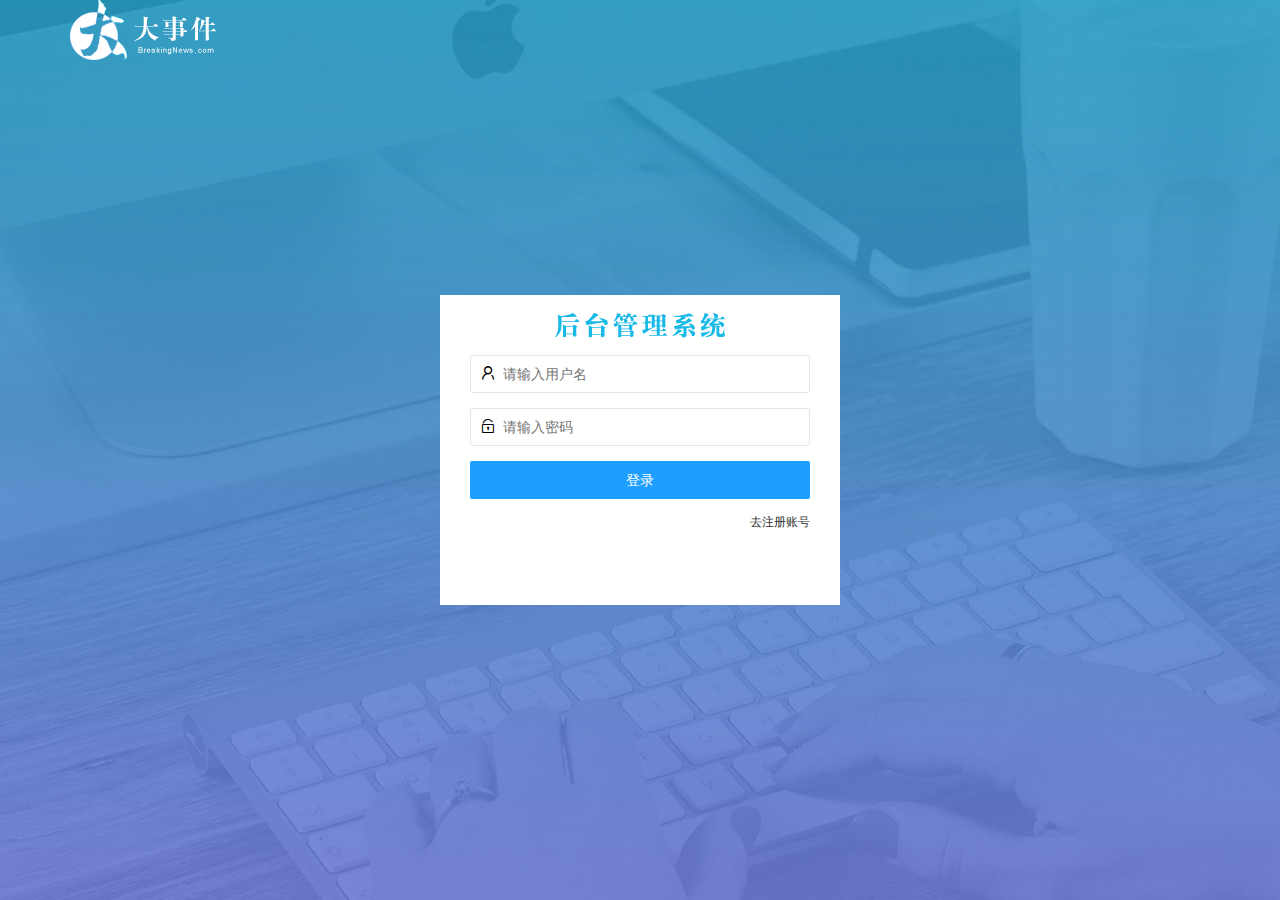
<file: login.html>
<!DOCTYPE html>
<html lang="en">
  <head>
    <meta charset="UTF-8" />
    <meta http-equiv="X-UA-Compatible" content="IE=edge" />
    <meta name="viewport" content="width=device-width, initial-scale=1.0" />
    <title>大事件-登录</title>
    <!-- 导入 LayUI 样式 -->
    <link rel="stylesheet" href="/assets/lib/layui/css/layui.css" />
    <!-- 导入自定义样式 -->
    <link rel="stylesheet" href="/assets/css/login.css" />
  </head>
  <body>
    <!-- 头部 logo 区域 -->
    <div class="layui-main">
      <img src="/assets/images/logo.png" alt="" />
    </div>

    <!-- 登录注册区域 -->
<div class="loginAndRegBox">
    <!-- 登录标题 -->
    <div class="title-box"></div>
  <!-- 登录 -->
<div class="login-box">
    <form class="layui-form" id="form_login">
        
        <!-- 用户名 -->
        <div class="layui-form-item">
            <i class="layui-icon layui-icon-username"></i>
            <input
                   type="text"
                   name="username"
                   required
                   lay-verify="required"
                   placeholder="请输入用户名"
                   autocomplete="off"
                   class="layui-input"
                   />
        </div>
        
        <!-- 密码 -->
        <div class="layui-form-item">
            <i class="layui-icon layui-icon-password"></i>
            <input
                   type="password"
                   name="password"
                   required
                   lay-verify="required"
                   placeholder="请输入密码"
                   autocomplete="off"
                   class="layui-input"
                   />
        </div>
        
        <!-- 登录按钮 -->
        <div class="layui-form-item">
            <!-- 注意：表单提交按钮和普通按钮的区别，就是 lay-submit 属性 -->
            <button class="layui-btn layui-btn-normal layui-btn-fluid" lay-submit >
                登录
            </button>
        </div>
        <div class="layui-form-item link">
            <a href="javascript:;" id="link_reg">去注册账号</a>
        </div>
    </form>
</div>
   <!-- 注册 -->
<div class="reg-box">
    <form class="layui-form" id="form_reg">
        <!-- 用户名 -->
        <div class="layui-form-item">
            <i class="layui-icon layui-icon-username"></i>
            <input
                   type="text"
                   name="username"
                   required
                   lay-verify="required"
                   placeholder="请输入用户名"
                   autocomplete="off"
                   class="layui-input"
                   />
        </div>
        
        <!-- 密码 -->
        <div class="layui-form-item">
            <i class="layui-icon layui-icon-password"></i>
            <input
                   type="password"
                   name="password"
                   required
                   lay-verify="required|pwd"
                   placeholder="请输入密码"
                   autocomplete="off"
                   class="layui-input"
                   />
        </div>
        
        <!-- 确认密码 -->
        <div class="layui-form-item">
            <i class="layui-icon layui-icon-password"></i>
            <input
                   type="password"
                   name="repassword"
                   required
                   lay-verify="required|pwd|repwd"
                   placeholder="再次确认密码"
                   autocomplete="off"
                   class="layui-input"
                   />
        </div>
        
        <!-- 注册按钮 -->
        <div class="layui-form-item">
            <!-- 注意：表单提交按钮和普通按钮的区别，就是 lay-submit 属性 -->
            <button class="layui-btn layui-btn-normal layui-btn-fluid" lay-submit >
                注册
            </button>
        </div>
        <div class="layui-form-item link">
            <a href="javascript:;" id="link_login">去登录</a>
        </div>
    </form>
</div>
</div>
  </body>
  <!-- 引入layui js -->
  <script src="/assets/lib/layui/layui.all.js"></script>
  <!-- 引入jq -->
  <script src="/assets/lib/jquery.js"></script>
  <!-- 引入baseAPI  -->
  <script src="/assets/js/baseAPI1.js"></script>
  <!-- 引入自己的js  -->
  <script src="/assets/js/login1.js"></script>
</html>
</file>
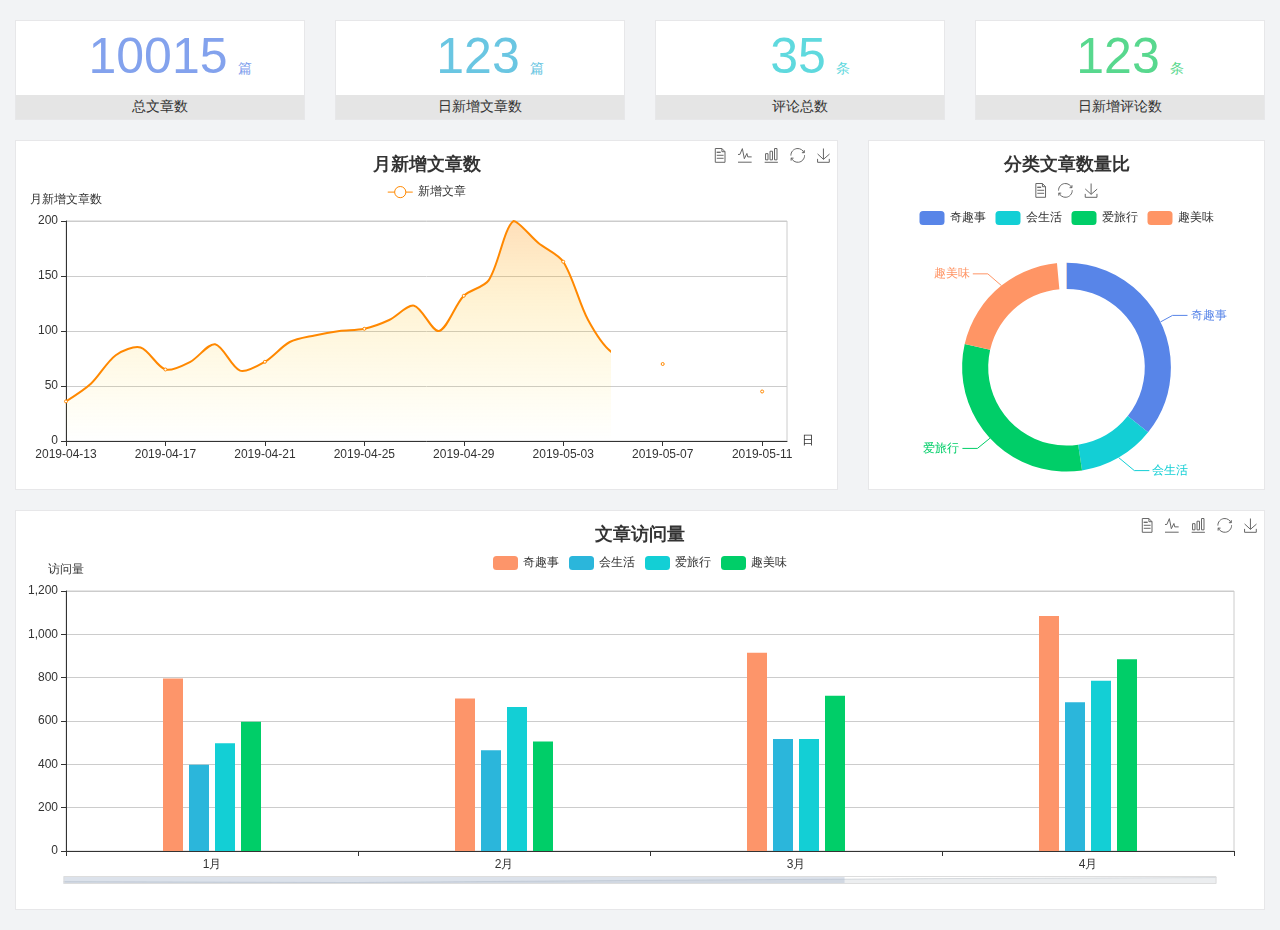
<file: home/dashboard.html>
<!DOCTYPE html>
<html lang="en">

<head>
  <meta charset="UTF-8">
  <meta name="viewport" content="width=device-width, initial-scale=1.0">
  <meta http-equiv="X-UA-Compatible" content="ie=edge">
  <title>图表统计</title>
  <link rel="stylesheet" href="../../assets/lib/bootstrap.css" />
  <link rel="stylesheet" href="../../assets/lib/main.css" />
  <script src="../../assets/lib/jquery.js"></script>
  <script type="text/javascript" src="../../assets/lib/echarts.min.js"></script>
</head>

<body>
  <div class="container-fluid">
    <div class="row spannel_list">
      <div class="col-sm-3 col-xs-6">
        <div class="spannel">
          <em>10015</em><span>篇</span>
          <b>总文章数</b>
        </div>
      </div>
      <div class="col-sm-3 col-xs-6">
        <div class="spannel scolor01">
          <em>123</em><span>篇</span>
          <b>日新增文章数</b>
        </div>
      </div>
      <div class="col-sm-3 col-xs-6">
        <div class="spannel scolor02">
          <em>35</em><span>条</span>
          <b>评论总数</b>
        </div>
      </div>
      <div class="col-sm-3 col-xs-6">
        <div class="spannel scolor03">
          <em>123</em><span>条</span>
          <b>日新增评论数</b>
        </div>
      </div>
    </div>
  </div>

  <div class="container-fluid">
    <div class="row curve-pie">
      <div class="col-lg-8 col-md-8">
        <div class="gragh_pannel" id="curve_show"></div>
      </div>
      <div class="col-lg-4 col-md-4">
        <div class="gragh_pannel" id="pie_show"></div>
      </div>
    </div>
  </div>

  <div class="container-fluid">
    <div class="column_pannel" id="column_show"></div>
  </div>

  <script>
    var oChart = echarts.init(document.getElementById('curve_show'));
    var aList_all = [
      { 'count': 36, 'date': '2019-04-13' },
      { 'count': 52, 'date': '2019-04-14' },
      { 'count': 78, 'date': '2019-04-15' },
      { 'count': 85, 'date': '2019-04-16' },
      { 'count': 65, 'date': '2019-04-17' },
      { 'count': 72, 'date': '2019-04-18' },
      { 'count': 88, 'date': '2019-04-19' },
      { 'count': 64, 'date': '2019-04-20' },
      { 'count': 72, 'date': '2019-04-21' },
      { 'count': 90, 'date': '2019-04-22' },
      { 'count': 96, 'date': '2019-04-23' },
      { 'count': 100, 'date': '2019-04-24' },
      { 'count': 102, 'date': '2019-04-25' },
      { 'count': 110, 'date': '2019-04-26' },
      { 'count': 123, 'date': '2019-04-27' },
      { 'count': 100, 'date': '2019-04-28' },
      { 'count': 132, 'date': '2019-04-29' },
      { 'count': 146, 'date': '2019-04-30' },
      { 'count': 200, 'date': '2019-05-01' },
      { 'count': 180, 'date': '2019-05-02' },
      { 'count': 163, 'date': '2019-05-03' },
      { 'count': 110, 'date': '2019-05-04' },
      { 'count': 80, 'date': '2019-05-05' },
      { 'count': 82, 'date': '2019-05-06' },
      { 'count': 70, 'date': '2019-05-07' },
      { 'count': 65, 'date': '2019-05-08' },
      { 'count': 54, 'date': '2019-05-09' },
      { 'count': 40, 'date': '2019-05-10' },
      { 'count': 45, 'date': '2019-05-11' },
      { 'count': 38, 'date': '2019-05-12' },
    ];

    let aCount = [];
    let aDate = [];

    for (var i = 0; i < aList_all.length; i++) {
      aCount.push(aList_all[i].count);
      aDate.push(aList_all[i].date);
    }

    var chartopt = {
      title: {
        text: '月新增文章数',
        left: 'center',
        top: '10'
      },
      tooltip: {
        trigger: 'axis'
      },
      legend: {
        data: ['新增文章'],
        top: '40'
      },
      toolbox: {
        show: true,
        feature: {
          mark: { show: true },
          dataView: { show: true, readOnly: false },
          magicType: { show: true, type: ['line', 'bar'] },
          restore: { show: true },
          saveAsImage: { show: true }
        }
      },
      calculable: true,
      xAxis: [
        {
          name: '日',
          type: 'category',
          boundaryGap: false,
          data: aDate
        }
      ],
      yAxis: [
        {
          name: '月新增文章数',
          type: 'value'
        }
      ],
      series: [
        {
          name: '新增文章',
          type: 'line',
          smooth: true,
          itemStyle: { normal: { areaStyle: { type: 'default' }, color: '#f80' }, lineStyle: { color: '#f80' } },
          data: aCount
        }],
      areaStyle: {
        normal: {
          color: new echarts.graphic.LinearGradient(0, 0, 0, 1, [{
            offset: 0,
            color: 'rgba(255,136,0,0.39)'
          }, {
            offset: .34,
            color: 'rgba(255,180,0,0.25)'
          }, {
            offset: 1,
            color: 'rgba(255,222,0,0.00)'
          }])

        }
      },
      grid: {
        show: true,
        x: 50,
        x2: 50,
        y: 80,
        height: 220
      }
    };

    oChart.setOption(chartopt);


    var oPie = echarts.init(document.getElementById('pie_show'));
    var oPieopt =
    {
      title: {
        top: 10,
        text: '分类文章数量比',
        x: 'center'
      },
      tooltip: {
        trigger: 'item',
        formatter: "{a} <br/>{b} : {c} ({d}%)"
      },
      color: ['#5885e8', '#13cfd5', '#00ce68', '#ff9565'],
      legend: {
        x: 'center',
        top: 65,
        data: ['奇趣事', '会生活', '爱旅行', '趣美味']
      },
      toolbox: {
        show: true,
        x: 'center',
        top: 35,
        feature: {
          mark: { show: true },
          dataView: { show: true, readOnly: false },
          magicType: {
            show: true,
            type: ['pie', 'funnel'],
            option: {
              funnel: {
                x: '25%',
                width: '50%',
                funnelAlign: 'left',
                max: 1548
              }
            }
          },
          restore: { show: true },
          saveAsImage: { show: true }
        }
      },
      calculable: true,
      series: [
        {
          name: '访问来源',
          type: 'pie',
          radius: ['45%', '60%'],
          center: ['50%', '65%'],
          data: [
            { value: 300, name: '奇趣事' },
            { value: 100, name: '会生活' },
            { value: 260, name: '爱旅行' },
            { value: 180, name: '趣美味' }
          ]
        }
      ]
    };
    oPie.setOption(oPieopt);



    var oColumn = this.echarts.init(document.getElementById('column_show'));
    var oColumnopt =
    {
      title: {
        text: '文章访问量',
        left: 'center',
        top: '10'
      },
      tooltip: {
        trigger: 'axis'
      },
      legend: {
        data: ['奇趣事', '会生活', '爱旅行', '趣美味'],
        top: '40'
      },
      toolbox: {
        show: true,
        feature: {
          mark: { show: true },
          dataView: { show: true, readOnly: false },
          magicType: { show: true, type: ['line', 'bar'] },
          restore: { show: true },
          saveAsImage: { show: true }
        }
      },
      calculable: true,
      xAxis: [
        {
          type: 'category',
          data: ['1月', '2月', '3月', '4月', '5月']
        }
      ],
      yAxis: [
        {
          name: '访问量',
          type: 'value'
        }
      ],
      series: [
        {
          name: '奇趣事',
          type: 'bar',
          barWidth: 20,
          itemStyle: {
            normal: { areaStyle: { type: 'default' }, color: '#fd956a' }
          },
          data: [800, 708, 920, 1090, 1200]
        },
        {
          name: '会生活',
          type: 'bar',
          barWidth: 20,
          itemStyle: {
            normal: { areaStyle: { type: 'default' }, color: '#2bb6db' }
          },
          data: [400, 468, 520, 690, 800]
        },
        {
          name: '爱旅行',
          type: 'bar',
          barWidth: 20,
          itemStyle: {
            normal: { areaStyle: { type: 'default' }, color: '#13cfd5' }
          },
          data: [500, 668, 520, 790, 900]
        },
        {
          name: '趣美味',
          type: 'bar',
          barWidth: 20,
          itemStyle: {
            normal: { areaStyle: { type: 'default' }, color: '#00ce68' }
          },
          data: [600, 508, 720, 890, 1000]
        }
      ],
      grid: {
        show: true,
        x: 50,
        x2: 30,
        y: 80,
        height: 260
      },
      dataZoom: [//给x轴设置滚动条
        {
          start: 0,//默认为0
          end: 100 - 1000 / 31,//默认为100
          type: 'slider',
          show: true,
          xAxisIndex: [0],
          handleSize: 0,//滑动条的 左右2个滑动条的大小
          height: 8,//组件高度
          left: 45, //左边的距离
          right: 50,//右边的距离
          bottom: 26,//右边的距离
          handleColor: '#ddd',//h滑动图标的颜色
          handleStyle: {
            borderColor: "#cacaca",
            borderWidth: "1",
            shadowBlur: 2,
            background: "#ddd",
            shadowColor: "#ddd",
          }
        }]
    };
    oColumn.setOption(oColumnopt);
  </script>
</body>

</html>
</file>
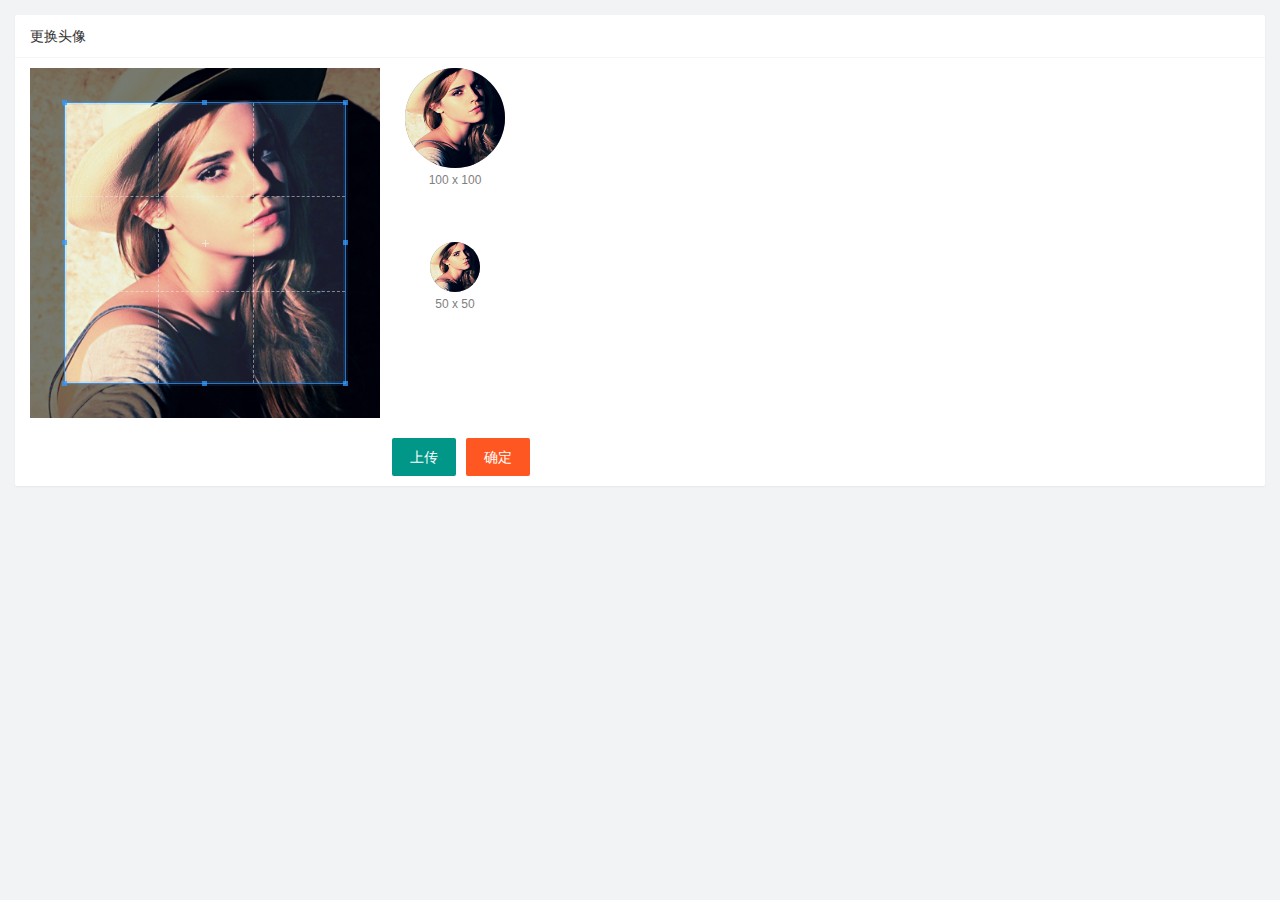
<file: user/useravatar.html>
<!DOCTYPE html>
<html lang="en">
    <head>
        <meta charset="UTF-8" />
        <meta http-equiv="X-UA-Compatible" content="IE=edge" />
        <meta name="viewport" content="width=device-width, initial-scale=1.0" />
        <title>Document</title>
        <link rel="stylesheet" href="/assets/lib/layui/css/layui.css" />
        <link rel="stylesheet" href="/assets/lib/cropper/cropper.css" />
        <link rel="stylesheet" href="/assets/css/user/user_avatar.css" />
    </head>
    <body>
        <div class="layui-card">
            <div class="layui-card-header">更换头像</div>
            <div class="layui-card-body">
               <!-- 第一行的图片裁剪和预览区域 -->
<div class="row1">
    <!-- 图片裁剪区域 -->
    <div class="cropper-box">
        <!-- 这个 img 标签很重要，将来会把它初始化为裁剪区域 -->
        <img id="image" src="/assets/images/sample.jpg" />
    </div>
    <!-- 图片的预览区域 -->
    <div class="preview-box">
        <div>
            <!-- 宽高为 100px 的预览区域 -->
            <div class="img-preview w100"></div>
            <p class="size">100 x 100</p>
        </div>
        <div>
            <!-- 宽高为 50px 的预览区域 -->
            <div class="img-preview w50"></div>
            <p class="size">50 x 50</p>
        </div>
    </div>
</div>
    <!-- 第二行的按钮区域 -->
    <div class="row2">
        <input type="file" id="file" accept="image/png,image/jpeg" />
        <button type="button" class="layui-btn" id="choosepic">上传</button>
        <button type="button" class="layui-btn layui-btn-danger" id="btnupload">确定</button>
    </div>
            </div>
        </div>
    </body>
    <script src="/assets/lib/layui/layui.all.js"></script>
    <script src="/assets/lib/jquery.js"></script>
<script src="/assets/lib/cropper/Cropper.js"></script>
<script src="/assets/lib/cropper/jquery-cropper.js"></script>
<script src="/assets/js/baseAPI1.js"></script>
<script src="/assets/js/user/useravatar1.js"></script>
</html>
</file>
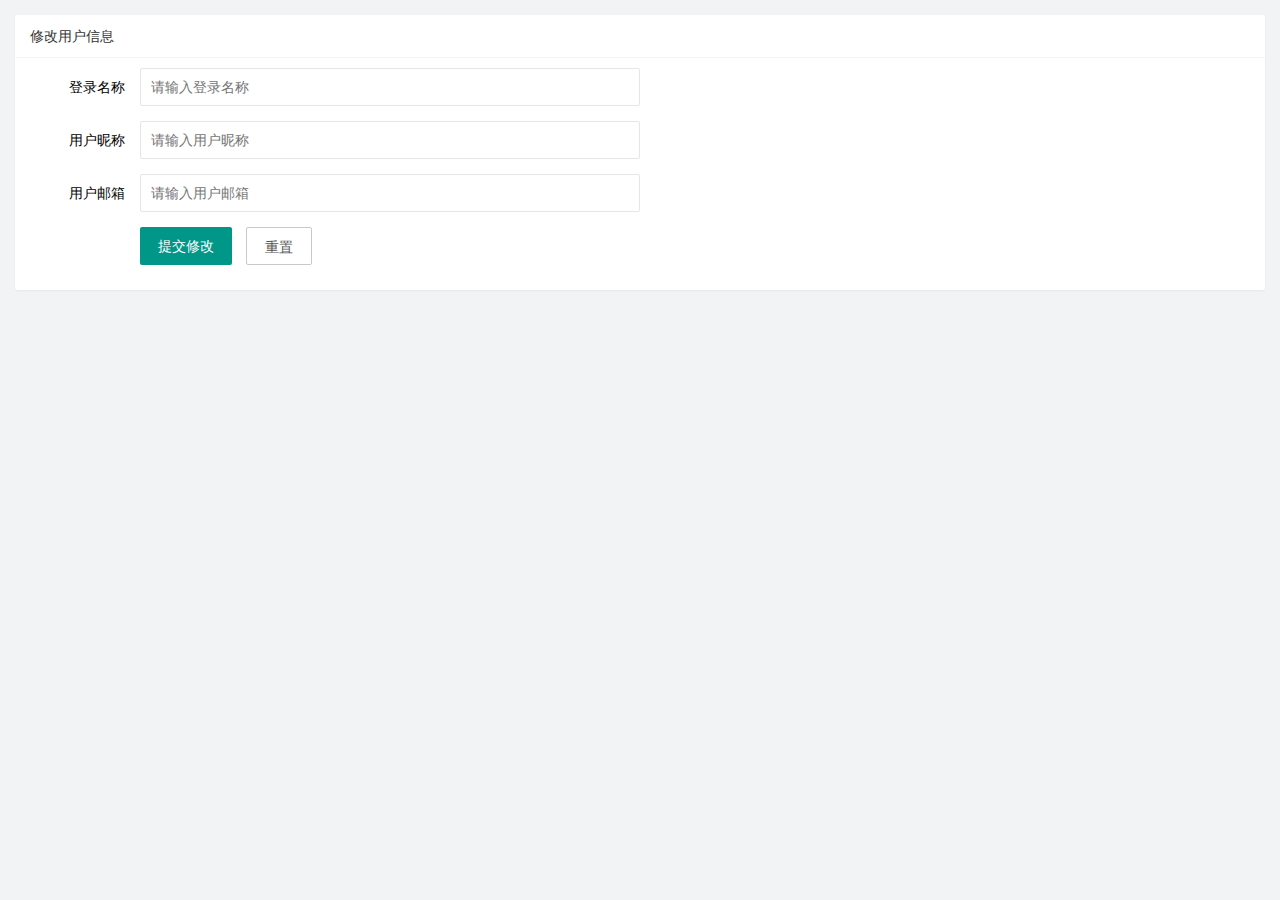
<file: user/userinfo.html>
<!DOCTYPE html>
<html lang="en">

<head>
    <meta charset="UTF-8" />
    <meta http-equiv="X-UA-Compatible" content="IE=edge" />
    <meta name="viewport" content="width=device-width, initial-scale=1.0" />
    <title>Document</title>
    <link rel="stylesheet" href="/assets/lib/layui/css/layui.css">
    <link rel="stylesheet" href="/assets/css/user/user_info.css" />
</head>

<body>
    <div class="layui-card">
        <div class="layui-card-header">修改用户信息</div>
        <div class="layui-card-body">
            <!-- form 表单 -->
            <form class="layui-form" action="" lay-filter="formUserInfo">
                <!-- 隐藏域 -->
                <input type="hidden" name="id">
                <div class="layui-form-item">
                    <label class="layui-form-label">登录名称</label>
                    <div class="layui-input-block">
                        <input type="text" name="username" required readonly lay-verify="required" placeholder="请输入登录名称"
                            autocomplete="off" class="layui-input" />
                    </div>
                </div>
                <div class="layui-form-item">
                    <label class="layui-form-label">用户昵称</label>
                    <div class="layui-input-block">
                        <input type="text" name="nickname" required lay-verify="required|nickname" placeholder="请输入用户昵称"
                            autocomplete="off" class="layui-input" />
                    </div>
                </div>
                <div class="layui-form-item">
                    <label class="layui-form-label">用户邮箱</label>
                    <div class="layui-input-block">
                        <input type="text" name="email" required lay-verify="required|email" placeholder="请输入用户邮箱"
                            autocomplete="off" class="layui-input" />
                    </div>
                </div>
                <div class="layui-form-item">
                    <div class="layui-input-block">
                        <button class="layui-btn" lay-submit lay-filter="formDemo">提交修改</button>
                        <button type="reset" class="layui-btn layui-btn-primary" id="btnreset">重置</button>
                    </div>
                </div>
            </form>
        </div>
    </div>
</body>
<script src="/assets/lib/layui/layui.all.js"></script>
<script src="/assets/lib/jquery.js"></script>
<script src="/assets/js/baseAPI1.js"></script>
<script src="/assets/js/user/userinfo1.js"></script>

</html>
</file>
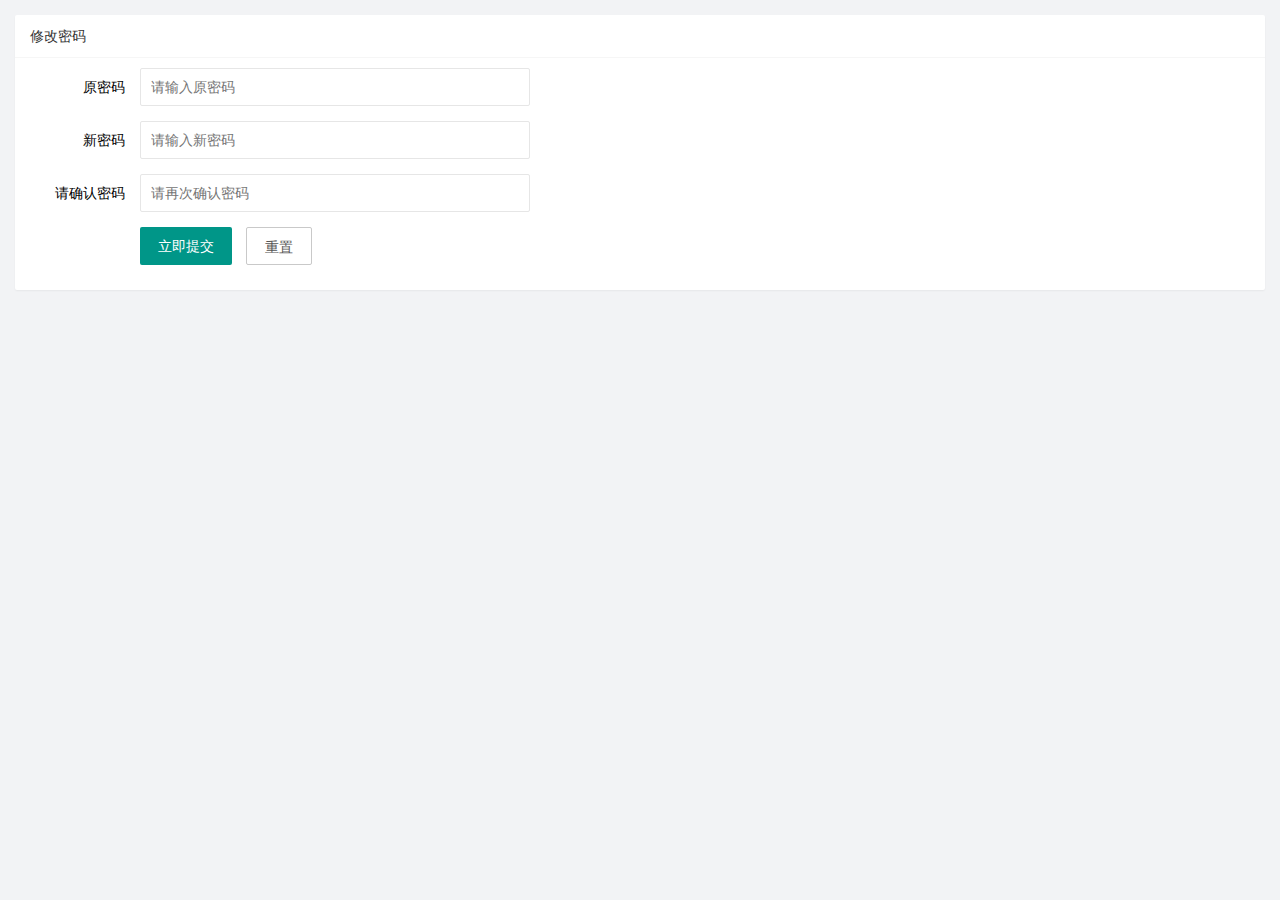
<file: user/userpwd.html>
<!DOCTYPE html>
<html lang="en">
  <head>
    <meta charset="UTF-8" />
    <meta http-equiv="X-UA-Compatible" content="IE=edge" />
    <meta name="viewport" content="width=device-width, initial-scale=1.0" />
    <title>Document</title>
    <link rel="stylesheet" href="/assets/lib/layui/css/layui.css" />
    <link rel="stylesheet" href="/assets/css/user/user_pwd.css" />
  </head>
  <body>
    <div class="layui-card">
      <div class="layui-card-header">修改密码</div>
      <div class="layui-card-body">
        <form class="layui-form" action="">
          <div class="layui-form-item">
            <label class="layui-form-label">原密码</label>
            <div class="layui-input-block">
              <input
                type="password"
                name="oldPwd"
                required
                lay-verify="required|pwd"
                placeholder="请输入原密码"
                autocomplete="off"
                class="layui-input"
              />
            </div>
          </div>
          <div class="layui-form-item">
            <label class="layui-form-label">新密码</label>
            <div class="layui-input-block">
              <input
                type="password"
                name="newPwd"
                required
                lay-verify="required|pwd|same"
                placeholder="请输入新密码"
                autocomplete="off"
                class="layui-input"
              />
            </div>
          </div>
          <div class="layui-form-item">
            <label class="layui-form-label">请确认密码</label>
            <div class="layui-input-block">
              <input
                type="password"
                name="rePwd"
                required
                lay-verify="required|pwd|repwd"
                placeholder="请再次确认密码"
                autocomplete="off"
                class="layui-input"
              />
            </div>
          </div>
          <div class="layui-form-item">
            <div class="layui-input-block">
              <button class="layui-btn" lay-submit lay-filter="formDemo">
                立即提交
              </button>
              <button type="reset" class="layui-btn layui-btn-primary">
                重置
              </button>
            </div>
          </div>
        </form>
      </div>
    </div>
  </body>
  <!-- 导入 layui 的 js -->
<script src="/assets/lib/layui/layui.all.js"></script>
<!-- 导入 jQuery -->
<script src="/assets/lib/jquery.js"></script>
<!-- 导入 baseAPI -->
<script src="/assets/js/baseAPI1.js"></script>
<!-- 导入自己的 js -->
<script src="/assets/js/user/userpwd1.js"></script>
</html>
</file>
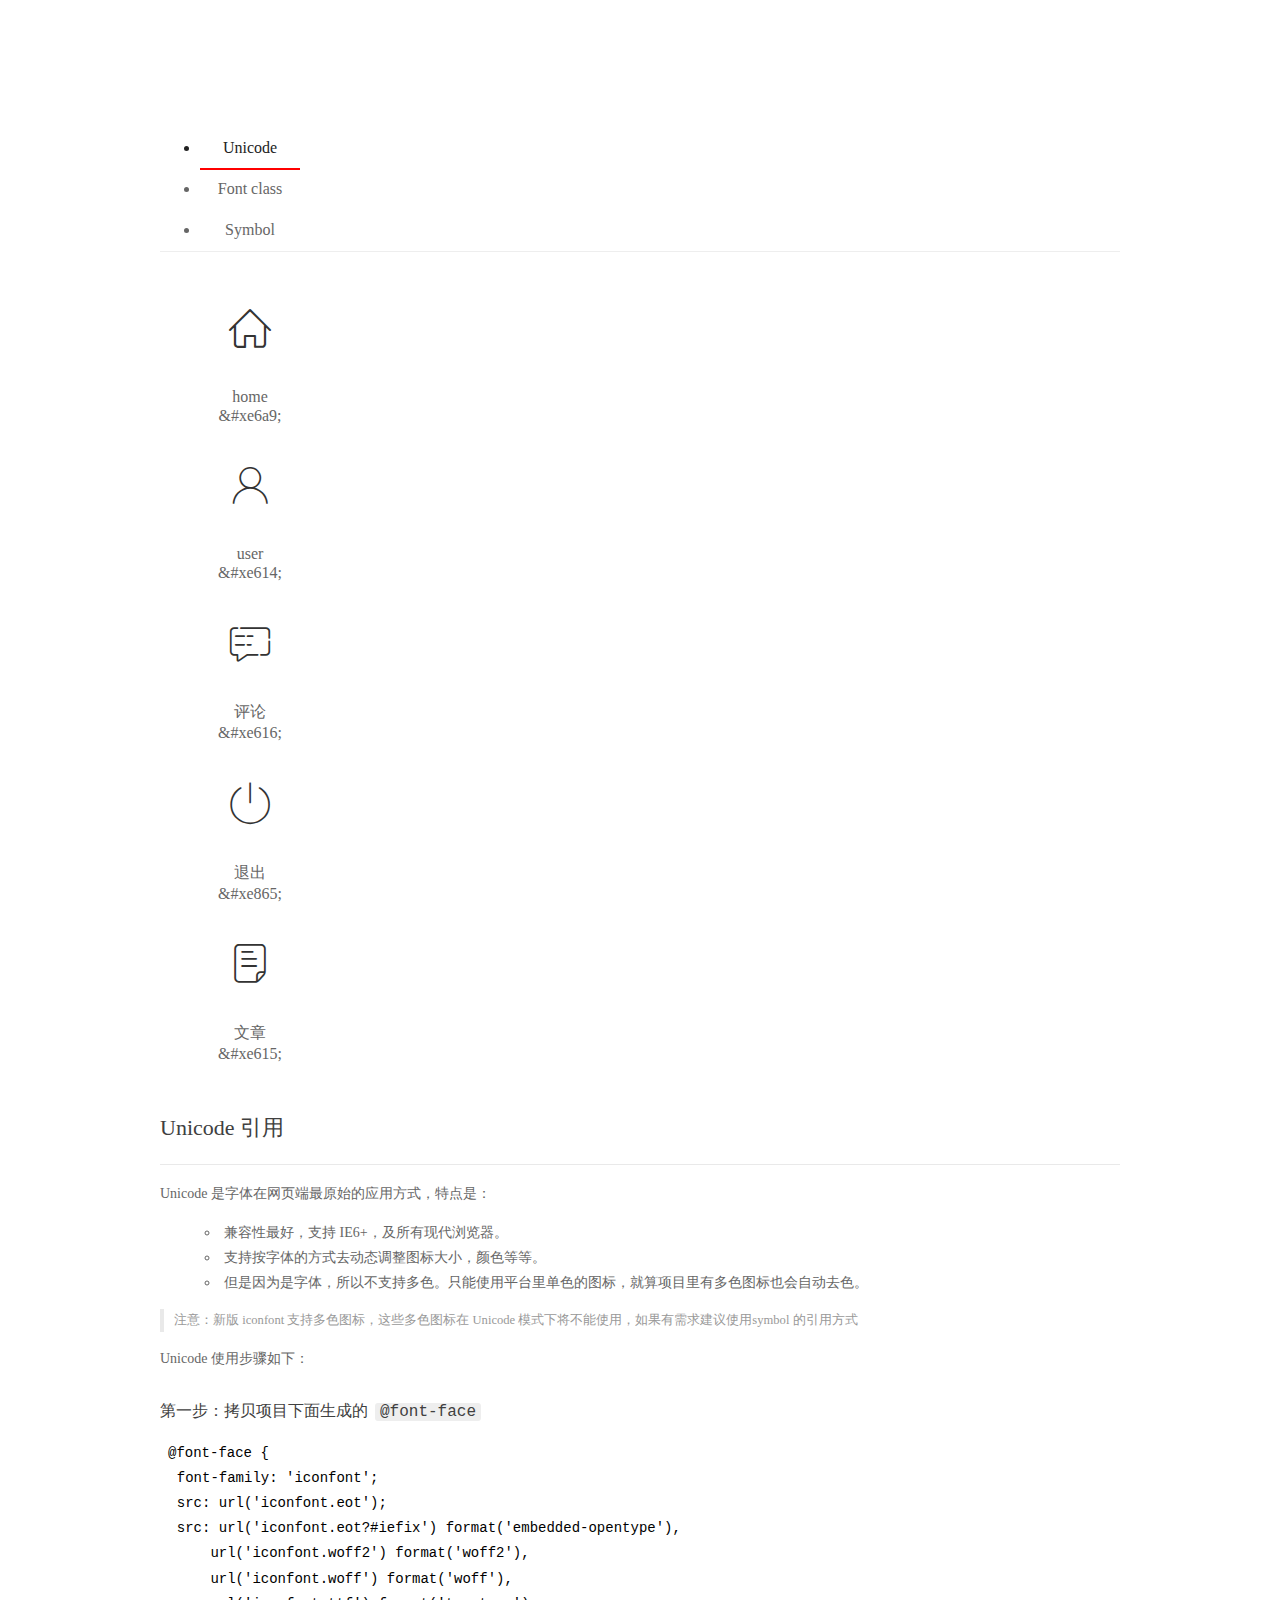
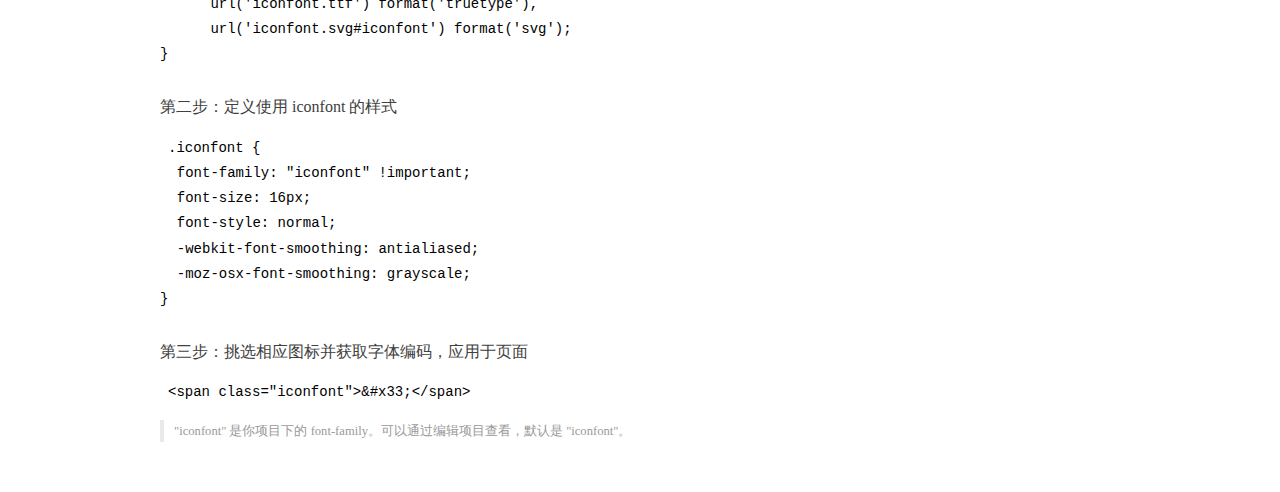
<file: assets/fonts/demo_index.html>
<!DOCTYPE html>
<html>
<head>
  <meta charset="utf-8"/>
  <title>IconFont Demo</title>
  <link rel="shortcut icon" href="https://gtms04.alicdn.com/tps/i4/TB1_oz6GVXXXXaFXpXXJDFnIXXX-64-64.ico" type="image/x-icon"/>
  <link rel="stylesheet" href="https://g.alicdn.com/thx/cube/1.3.2/cube.min.css">
  <link rel="stylesheet" href="demo.css">
  <link rel="stylesheet" href="iconfont.css">
  <script src="iconfont.js"></script>
  <!-- jQuery -->
  <script src="https://a1.alicdn.com/oss/uploads/2018/12/26/7bfddb60-08e8-11e9-9b04-53e73bb6408b.js"></script>
  <!-- 代码高亮 -->
  <script src="https://a1.alicdn.com/oss/uploads/2018/12/26/a3f714d0-08e6-11e9-8a15-ebf944d7534c.js"></script>
</head>
<body>
  <div class="main">
    <h1 class="logo"><a href="https://www.iconfont.cn/" title="iconfont 首页" target="_blank">&#xe86b;</a></h1>
    <div class="nav-tabs">
      <ul id="tabs" class="dib-box">
        <li class="dib active"><span>Unicode</span></li>
        <li class="dib"><span>Font class</span></li>
        <li class="dib"><span>Symbol</span></li>
      </ul>
      
    </div>
    <div class="tab-container">
      <div class="content unicode" style="display: block;">
          <ul class="icon_lists dib-box">
          
            <li class="dib">
              <span class="icon iconfont">&#xe6a9;</span>
                <div class="name">home</div>
                <div class="code-name">&amp;#xe6a9;</div>
              </li>
          
            <li class="dib">
              <span class="icon iconfont">&#xe614;</span>
                <div class="name">user</div>
                <div class="code-name">&amp;#xe614;</div>
              </li>
          
            <li class="dib">
              <span class="icon iconfont">&#xe616;</span>
                <div class="name">评论</div>
                <div class="code-name">&amp;#xe616;</div>
              </li>
          
            <li class="dib">
              <span class="icon iconfont">&#xe865;</span>
                <div class="name">退出</div>
                <div class="code-name">&amp;#xe865;</div>
              </li>
          
            <li class="dib">
              <span class="icon iconfont">&#xe615;</span>
                <div class="name">文章</div>
                <div class="code-name">&amp;#xe615;</div>
              </li>
          
          </ul>
          <div class="article markdown">
          <h2 id="unicode-">Unicode 引用</h2>
          <hr>

          <p>Unicode 是字体在网页端最原始的应用方式，特点是：</p>
          <ul>
            <li>兼容性最好，支持 IE6+，及所有现代浏览器。</li>
            <li>支持按字体的方式去动态调整图标大小，颜色等等。</li>
            <li>但是因为是字体，所以不支持多色。只能使用平台里单色的图标，就算项目里有多色图标也会自动去色。</li>
          </ul>
          <blockquote>
            <p>注意：新版 iconfont 支持多色图标，这些多色图标在 Unicode 模式下将不能使用，如果有需求建议使用symbol 的引用方式</p>
          </blockquote>
          <p>Unicode 使用步骤如下：</p>
          <h3 id="-font-face">第一步：拷贝项目下面生成的 <code>@font-face</code></h3>
<pre><code class="language-css"
>@font-face {
  font-family: 'iconfont';
  src: url('iconfont.eot');
  src: url('iconfont.eot?#iefix') format('embedded-opentype'),
      url('iconfont.woff2') format('woff2'),
      url('iconfont.woff') format('woff'),
      url('iconfont.ttf') format('truetype'),
      url('iconfont.svg#iconfont') format('svg');
}
</code></pre>
          <h3 id="-iconfont-">第二步：定义使用 iconfont 的样式</h3>
<pre><code class="language-css"
>.iconfont {
  font-family: "iconfont" !important;
  font-size: 16px;
  font-style: normal;
  -webkit-font-smoothing: antialiased;
  -moz-osx-font-smoothing: grayscale;
}
</code></pre>
          <h3 id="-">第三步：挑选相应图标并获取字体编码，应用于页面</h3>
<pre>
<code class="language-html"
>&lt;span class="iconfont"&gt;&amp;#x33;&lt;/span&gt;
</code></pre>
          <blockquote>
            <p>"iconfont" 是你项目下的 font-family。可以通过编辑项目查看，默认是 "iconfont"。</p>
          </blockquote>
          </div>
      </div>
      <div class="content font-class">
        <ul class="icon_lists dib-box">
          
          <li class="dib">
            <span class="icon iconfont icon-home"></span>
            <div class="name">
              home
            </div>
            <div class="code-name">.icon-home
            </div>
          </li>
          
          <li class="dib">
            <span class="icon iconfont icon-user"></span>
            <div class="name">
              user
            </div>
            <div class="code-name">.icon-user
            </div>
          </li>
          
          <li class="dib">
            <span class="icon iconfont icon-pinglun"></span>
            <div class="name">
              评论
            </div>
            <div class="code-name">.icon-pinglun
            </div>
          </li>
          
          <li class="dib">
            <span class="icon iconfont icon-tuichu"></span>
            <div class="name">
              退出
            </div>
            <div class="code-name">.icon-tuichu
            </div>
          </li>
          
          <li class="dib">
            <span class="icon iconfont icon-16"></span>
            <div class="name">
              文章
            </div>
            <div class="code-name">.icon-16
            </div>
          </li>
          
        </ul>
        <div class="article markdown">
        <h2 id="font-class-">font-class 引用</h2>
        <hr>

        <p>font-class 是 Unicode 使用方式的一种变种，主要是解决 Unicode 书写不直观，语意不明确的问题。</p>
        <p>与 Unicode 使用方式相比，具有如下特点：</p>
        <ul>
          <li>兼容性良好，支持 IE8+，及所有现代浏览器。</li>
          <li>相比于 Unicode 语意明确，书写更直观。可以很容易分辨这个 icon 是什么。</li>
          <li>因为使用 class 来定义图标，所以当要替换图标时，只需要修改 class 里面的 Unicode 引用。</li>
          <li>不过因为本质上还是使用的字体，所以多色图标还是不支持的。</li>
        </ul>
        <p>使用步骤如下：</p>
        <h3 id="-fontclass-">第一步：引入项目下面生成的 fontclass 代码：</h3>
<pre><code class="language-html">&lt;link rel="stylesheet" href="./iconfont.css"&gt;
</code></pre>
        <h3 id="-">第二步：挑选相应图标并获取类名，应用于页面：</h3>
<pre><code class="language-html">&lt;span class="iconfont icon-xxx"&gt;&lt;/span&gt;
</code></pre>
        <blockquote>
          <p>"
            iconfont" 是你项目下的 font-family。可以通过编辑项目查看，默认是 "iconfont"。</p>
        </blockquote>
      </div>
      </div>
      <div class="content symbol">
          <ul class="icon_lists dib-box">
          
            <li class="dib">
                <svg class="icon svg-icon" aria-hidden="true">
                  <use xlink:href="#icon-home"></use>
                </svg>
                <div class="name">home</div>
                <div class="code-name">#icon-home</div>
            </li>
          
            <li class="dib">
                <svg class="icon svg-icon" aria-hidden="true">
                  <use xlink:href="#icon-user"></use>
                </svg>
                <div class="name">user</div>
                <div class="code-name">#icon-user</div>
            </li>
          
            <li class="dib">
                <svg class="icon svg-icon" aria-hidden="true">
                  <use xlink:href="#icon-pinglun"></use>
                </svg>
                <div class="name">评论</div>
                <div class="code-name">#icon-pinglun</div>
            </li>
          
            <li class="dib">
                <svg class="icon svg-icon" aria-hidden="true">
                  <use xlink:href="#icon-tuichu"></use>
                </svg>
                <div class="name">退出</div>
                <div class="code-name">#icon-tuichu</div>
            </li>
          
            <li class="dib">
                <svg class="icon svg-icon" aria-hidden="true">
                  <use xlink:href="#icon-16"></use>
                </svg>
                <div class="name">文章</div>
                <div class="code-name">#icon-16</div>
            </li>
          
          </ul>
          <div class="article markdown">
          <h2 id="symbol-">Symbol 引用</h2>
          <hr>

          <p>这是一种全新的使用方式，应该说这才是未来的主流，也是平台目前推荐的用法。相关介绍可以参考这篇<a href="">文章</a>
            这种用法其实是做了一个 SVG 的集合，与另外两种相比具有如下特点：</p>
          <ul>
            <li>支持多色图标了，不再受单色限制。</li>
            <li>通过一些技巧，支持像字体那样，通过 <code>font-size</code>, <code>color</code> 来调整样式。</li>
            <li>兼容性较差，支持 IE9+，及现代浏览器。</li>
            <li>浏览器渲染 SVG 的性能一般，还不如 png。</li>
          </ul>
          <p>使用步骤如下：</p>
          <h3 id="-symbol-">第一步：引入项目下面生成的 symbol 代码：</h3>
<pre><code class="language-html">&lt;script src="./iconfont.js"&gt;&lt;/script&gt;
</code></pre>
          <h3 id="-css-">第二步：加入通用 CSS 代码（引入一次就行）：</h3>
<pre><code class="language-html">&lt;style&gt;
.icon {
  width: 1em;
  height: 1em;
  vertical-align: -0.15em;
  fill: currentColor;
  overflow: hidden;
}
&lt;/style&gt;
</code></pre>
          <h3 id="-">第三步：挑选相应图标并获取类名，应用于页面：</h3>
<pre><code class="language-html">&lt;svg class="icon" aria-hidden="true"&gt;
  &lt;use xlink:href="#icon-xxx"&gt;&lt;/use&gt;
&lt;/svg&gt;
</code></pre>
          </div>
      </div>

    </div>
  </div>
  <script>
  $(document).ready(function () {
      $('.tab-container .content:first').show()

      $('#tabs li').click(function (e) {
        var tabContent = $('.tab-container .content')
        var index = $(this).index()

        if ($(this).hasClass('active')) {
          return
        } else {
          $('#tabs li').removeClass('active')
          $(this).addClass('active')

          tabContent.hide().eq(index).fadeIn()
        }
      })
    })
  </script>
</body>
</html>
</file>
<file: assets/lib/layui/css/layui.css>
/** layui-v2.5.5 MIT License By https://www.layui.com */
 .layui-inline,img{display:inline-block;vertical-align:middle}h1,h2,h3,h4,h5,h6{font-weight:400}.layui-edge,.layui-header,.layui-inline,.layui-main{position:relative}.layui-body,.layui-edge,.layui-elip{overflow:hidden}.layui-btn,.layui-edge,.layui-inline,img{vertical-align:middle}.layui-btn,.layui-disabled,.layui-icon,.layui-unselect{-moz-user-select:none;-webkit-user-select:none;-ms-user-select:none}.layui-elip,.layui-form-checkbox span,.layui-form-pane .layui-form-label{text-overflow:ellipsis;white-space:nowrap}.layui-breadcrumb,.layui-tree-btnGroup{visibility:hidden}blockquote,body,button,dd,div,dl,dt,form,h1,h2,h3,h4,h5,h6,input,li,ol,p,pre,td,textarea,th,ul{margin:0;padding:0;-webkit-tap-highlight-color:rgba(0,0,0,0)}a:active,a:hover{outline:0}img{border:none}li{list-style:none}table{border-collapse:collapse;border-spacing:0}h4,h5,h6{font-size:100%}button,input,optgroup,option,select,textarea{font-family:inherit;font-size:inherit;font-style:inherit;font-weight:inherit;outline:0}pre{white-space:pre-wrap;white-space:-moz-pre-wrap;white-space:-pre-wrap;white-space:-o-pre-wrap;word-wrap:break-word}body{line-height:24px;font:14px Helvetica Neue,Helvetica,PingFang SC,Tahoma,Arial,sans-serif}hr{height:1px;margin:10px 0;border:0;clear:both}a{color:#333;text-decoration:none}a:hover{color:#777}a cite{font-style:normal;*cursor:pointer}.layui-border-box,.layui-border-box *{box-sizing:border-box}.layui-box,.layui-box *{box-sizing:content-box}.layui-clear{clear:both;*zoom:1}.layui-clear:after{content:'\20';clear:both;*zoom:1;display:block;height:0}.layui-inline{*display:inline;*zoom:1}.layui-edge{display:inline-block;width:0;height:0;border-width:6px;border-style:dashed;border-color:transparent}.layui-edge-top{top:-4px;border-bottom-color:#999;border-bottom-style:solid}.layui-edge-right{border-left-color:#999;border-left-style:solid}.layui-edge-bottom{top:2px;border-top-color:#999;border-top-style:solid}.layui-edge-left{border-right-color:#999;border-right-style:solid}.layui-disabled,.layui-disabled:hover{color:#d2d2d2!important;cursor:not-allowed!important}.layui-circle{border-radius:100%}.layui-show{display:block!important}.layui-hide{display:none!important}@font-face{font-family:layui-icon;src:url(../font/iconfont.eot?v=250);src:url(../font/iconfont.eot?v=250#iefix) format('embedded-opentype'),url(../font/iconfont.woff2?v=250) format('woff2'),url(../font/iconfont.woff?v=250) format('woff'),url(../font/iconfont.ttf?v=250) format('truetype'),url(../font/iconfont.svg?v=250#layui-icon) format('svg')}.layui-icon{font-family:layui-icon!important;font-size:16px;font-style:normal;-webkit-font-smoothing:antialiased;-moz-osx-font-smoothing:grayscale}.layui-icon-reply-fill:before{content:"\e611"}.layui-icon-set-fill:before{content:"\e614"}.layui-icon-menu-fill:before{content:"\e60f"}.layui-icon-search:before{content:"\e615"}.layui-icon-share:before{content:"\e641"}.layui-icon-set-sm:before{content:"\e620"}.layui-icon-engine:before{content:"\e628"}.layui-icon-close:before{content:"\1006"}.layui-icon-close-fill:before{content:"\1007"}.layui-icon-chart-screen:before{content:"\e629"}.layui-icon-star:before{content:"\e600"}.layui-icon-circle-dot:before{content:"\e617"}.layui-icon-chat:before{content:"\e606"}.layui-icon-release:before{content:"\e609"}.layui-icon-list:before{content:"\e60a"}.layui-icon-chart:before{content:"\e62c"}.layui-icon-ok-circle:before{content:"\1005"}.layui-icon-layim-theme:before{content:"\e61b"}.layui-icon-table:before{content:"\e62d"}.layui-icon-right:before{content:"\e602"}.layui-icon-left:before{content:"\e603"}.layui-icon-cart-simple:before{content:"\e698"}.layui-icon-face-cry:before{content:"\e69c"}.layui-icon-face-smile:before{content:"\e6af"}.layui-icon-survey:before{content:"\e6b2"}.layui-icon-tree:before{content:"\e62e"}.layui-icon-upload-circle:before{content:"\e62f"}.layui-icon-add-circle:before{content:"\e61f"}.layui-icon-download-circle:before{content:"\e601"}.layui-icon-templeate-1:before{content:"\e630"}.layui-icon-util:before{content:"\e631"}.layui-icon-face-surprised:before{content:"\e664"}.layui-icon-edit:before{content:"\e642"}.layui-icon-speaker:before{content:"\e645"}.layui-icon-down:before{content:"\e61a"}.layui-icon-file:before{content:"\e621"}.layui-icon-layouts:before{content:"\e632"}.layui-icon-rate-half:before{content:"\e6c9"}.layui-icon-add-circle-fine:before{content:"\e608"}.layui-icon-prev-circle:before{content:"\e633"}.layui-icon-read:before{content:"\e705"}.layui-icon-404:before{content:"\e61c"}.layui-icon-carousel:before{content:"\e634"}.layui-icon-help:before{content:"\e607"}.layui-icon-code-circle:before{content:"\e635"}.layui-icon-water:before{content:"\e636"}.layui-icon-username:before{content:"\e66f"}.layui-icon-find-fill:before{content:"\e670"}.layui-icon-about:before{content:"\e60b"}.layui-icon-location:before{content:"\e715"}.layui-icon-up:before{content:"\e619"}.layui-icon-pause:before{content:"\e651"}.layui-icon-date:before{content:"\e637"}.layui-icon-layim-uploadfile:before{content:"\e61d"}.layui-icon-delete:before{content:"\e640"}.layui-icon-play:before{content:"\e652"}.layui-icon-top:before{content:"\e604"}.layui-icon-friends:before{content:"\e612"}.layui-icon-refresh-3:before{content:"\e9aa"}.layui-icon-ok:before{content:"\e605"}.layui-icon-layer:before{content:"\e638"}.layui-icon-face-smile-fine:before{content:"\e60c"}.layui-icon-dollar:before{content:"\e659"}.layui-icon-group:before{content:"\e613"}.layui-icon-layim-download:before{content:"\e61e"}.layui-icon-picture-fine:before{content:"\e60d"}.layui-icon-link:before{content:"\e64c"}.layui-icon-diamond:before{content:"\e735"}.layui-icon-log:before{content:"\e60e"}.layui-icon-rate-solid:before{content:"\e67a"}.layui-icon-fonts-del:before{content:"\e64f"}.layui-icon-unlink:before{content:"\e64d"}.layui-icon-fonts-clear:before{content:"\e639"}.layui-icon-triangle-r:before{content:"\e623"}.layui-icon-circle:before{content:"\e63f"}.layui-icon-radio:before{content:"\e643"}.layui-icon-align-center:before{content:"\e647"}.layui-icon-align-right:before{content:"\e648"}.layui-icon-align-left:before{content:"\e649"}.layui-icon-loading-1:before{content:"\e63e"}.layui-icon-return:before{content:"\e65c"}.layui-icon-fonts-strong:before{content:"\e62b"}.layui-icon-upload:before{content:"\e67c"}.layui-icon-dialogue:before{content:"\e63a"}.layui-icon-video:before{content:"\e6ed"}.layui-icon-headset:before{content:"\e6fc"}.layui-icon-cellphone-fine:before{content:"\e63b"}.layui-icon-add-1:before{content:"\e654"}.layui-icon-face-smile-b:before{content:"\e650"}.layui-icon-fonts-html:before{content:"\e64b"}.layui-icon-form:before{content:"\e63c"}.layui-icon-cart:before{content:"\e657"}.layui-icon-camera-fill:before{content:"\e65d"}.layui-icon-tabs:before{content:"\e62a"}.layui-icon-fonts-code:before{content:"\e64e"}.layui-icon-fire:before{content:"\e756"}.layui-icon-set:before{content:"\e716"}.layui-icon-fonts-u:before{content:"\e646"}.layui-icon-triangle-d:before{content:"\e625"}.layui-icon-tips:before{content:"\e702"}.layui-icon-picture:before{content:"\e64a"}.layui-icon-more-vertical:before{content:"\e671"}.layui-icon-flag:before{content:"\e66c"}.layui-icon-loading:before{content:"\e63d"}.layui-icon-fonts-i:before{content:"\e644"}.layui-icon-refresh-1:before{content:"\e666"}.layui-icon-rmb:before{content:"\e65e"}.layui-icon-home:before{content:"\e68e"}.layui-icon-user:before{content:"\e770"}.layui-icon-notice:before{content:"\e667"}.layui-icon-login-weibo:before{content:"\e675"}.layui-icon-voice:before{content:"\e688"}.layui-icon-upload-drag:before{content:"\e681"}.layui-icon-login-qq:before{content:"\e676"}.layui-icon-snowflake:before{content:"\e6b1"}.layui-icon-file-b:before{content:"\e655"}.layui-icon-template:before{content:"\e663"}.layui-icon-auz:before{content:"\e672"}.layui-icon-console:before{content:"\e665"}.layui-icon-app:before{content:"\e653"}.layui-icon-prev:before{content:"\e65a"}.layui-icon-website:before{content:"\e7ae"}.layui-icon-next:before{content:"\e65b"}.layui-icon-component:before{content:"\e857"}.layui-icon-more:before{content:"\e65f"}.layui-icon-login-wechat:before{content:"\e677"}.layui-icon-shrink-right:before{content:"\e668"}.layui-icon-spread-left:before{content:"\e66b"}.layui-icon-camera:before{content:"\e660"}.layui-icon-note:before{content:"\e66e"}.layui-icon-refresh:before{content:"\e669"}.layui-icon-female:before{content:"\e661"}.layui-icon-male:before{content:"\e662"}.layui-icon-password:before{content:"\e673"}.layui-icon-senior:before{content:"\e674"}.layui-icon-theme:before{content:"\e66a"}.layui-icon-tread:before{content:"\e6c5"}.layui-icon-praise:before{content:"\e6c6"}.layui-icon-star-fill:before{content:"\e658"}.layui-icon-rate:before{content:"\e67b"}.layui-icon-template-1:before{content:"\e656"}.layui-icon-vercode:before{content:"\e679"}.layui-icon-cellphone:before{content:"\e678"}.layui-icon-screen-full:before{content:"\e622"}.layui-icon-screen-restore:before{content:"\e758"}.layui-icon-cols:before{content:"\e610"}.layui-icon-export:before{content:"\e67d"}.layui-icon-print:before{content:"\e66d"}.layui-icon-slider:before{content:"\e714"}.layui-icon-addition:before{content:"\e624"}.layui-icon-subtraction:before{content:"\e67e"}.layui-icon-service:before{content:"\e626"}.layui-icon-transfer:before{content:"\e691"}.layui-main{width:1140px;margin:0 auto}.layui-header{z-index:1000;height:60px}.layui-header a:hover{transition:all .5s;-webkit-transition:all .5s}.layui-side{position:fixed;left:0;top:0;bottom:0;z-index:999;width:200px;overflow-x:hidden}.layui-side-scroll{position:relative;width:220px;height:100%;overflow-x:hidden}.layui-body{position:absolute;left:200px;right:0;top:0;bottom:0;z-index:998;width:auto;overflow-y:auto;box-sizing:border-box}.layui-layout-body{overflow:hidden}.layui-layout-admin .layui-header{background-color:#23262E}.layui-layout-admin .layui-side{top:60px;width:200px;overflow-x:hidden}.layui-layout-admin .layui-body{position:fixed;top:60px;bottom:44px}.layui-layout-admin .layui-main{width:auto;margin:0 15px}.layui-layout-admin .layui-footer{position:fixed;left:200px;right:0;bottom:0;height:44px;line-height:44px;padding:0 15px;background-color:#eee}.layui-layout-admin .layui-logo{position:absolute;left:0;top:0;width:200px;height:100%;line-height:60px;text-align:center;color:#009688;font-size:16px}.layui-layout-admin .layui-header .layui-nav{background:0 0}.layui-layout-left{position:absolute!important;left:200px;top:0}.layui-layout-right{position:absolute!important;right:0;top:0}.layui-container{position:relative;margin:0 auto;padding:0 15px;box-sizing:border-box}.layui-fluid{position:relative;margin:0 auto;padding:0 15px}.layui-row:after,.layui-row:before{content:'';display:block;clear:both}.layui-col-lg1,.layui-col-lg10,.layui-col-lg11,.layui-col-lg12,.layui-col-lg2,.layui-col-lg3,.layui-col-lg4,.layui-col-lg5,.layui-col-lg6,.layui-col-lg7,.layui-col-lg8,.layui-col-lg9,.layui-col-md1,.layui-col-md10,.layui-col-md11,.layui-col-md12,.layui-col-md2,.layui-col-md3,.layui-col-md4,.layui-col-md5,.layui-col-md6,.layui-col-md7,.layui-col-md8,.layui-col-md9,.layui-col-sm1,.layui-col-sm10,.layui-col-sm11,.layui-col-sm12,.layui-col-sm2,.layui-col-sm3,.layui-col-sm4,.layui-col-sm5,.layui-col-sm6,.layui-col-sm7,.layui-col-sm8,.layui-col-sm9,.layui-col-xs1,.layui-col-xs10,.layui-col-xs11,.layui-col-xs12,.layui-col-xs2,.layui-col-xs3,.layui-col-xs4,.layui-col-xs5,.layui-col-xs6,.layui-col-xs7,.layui-col-xs8,.layui-col-xs9{position:relative;display:block;box-sizing:border-box}.layui-col-xs1,.layui-col-xs10,.layui-col-xs11,.layui-col-xs12,.layui-col-xs2,.layui-col-xs3,.layui-col-xs4,.layui-col-xs5,.layui-col-xs6,.layui-col-xs7,.layui-col-xs8,.layui-col-xs9{float:left}.layui-col-xs1{width:8.33333333%}.layui-col-xs2{width:16.66666667%}.layui-col-xs3{width:25%}.layui-col-xs4{width:33.33333333%}.layui-col-xs5{width:41.66666667%}.layui-col-xs6{width:50%}.layui-col-xs7{width:58.33333333%}.layui-col-xs8{width:66.66666667%}.layui-col-xs9{width:75%}.layui-col-xs10{width:83.33333333%}.layui-col-xs11{width:91.66666667%}.layui-col-xs12{width:100%}.layui-col-xs-offset1{margin-left:8.33333333%}.layui-col-xs-offset2{margin-left:16.66666667%}.layui-col-xs-offset3{margin-left:25%}.layui-col-xs-offset4{margin-left:33.33333333%}.layui-col-xs-offset5{margin-left:41.66666667%}.layui-col-xs-offset6{margin-left:50%}.layui-col-xs-offset7{margin-left:58.33333333%}.layui-col-xs-offset8{margin-left:66.66666667%}.layui-col-xs-offset9{margin-left:75%}.layui-col-xs-offset10{margin-left:83.33333333%}.layui-col-xs-offset11{margin-left:91.66666667%}.layui-col-xs-offset12{margin-left:100%}@media screen and (max-width:768px){.layui-hide-xs{display:none!important}.layui-show-xs-block{display:block!important}.layui-show-xs-inline{display:inline!important}.layui-show-xs-inline-block{display:inline-block!important}}@media screen and (min-width:768px){.layui-container{width:750px}.layui-hide-sm{display:none!important}.layui-show-sm-block{display:block!important}.layui-show-sm-inline{display:inline!important}.layui-show-sm-inline-block{display:inline-block!important}.layui-col-sm1,.layui-col-sm10,.layui-col-sm11,.layui-col-sm12,.layui-col-sm2,.layui-col-sm3,.layui-col-sm4,.layui-col-sm5,.layui-col-sm6,.layui-col-sm7,.layui-col-sm8,.layui-col-sm9{float:left}.layui-col-sm1{width:8.33333333%}.layui-col-sm2{width:16.66666667%}.layui-col-sm3{width:25%}.layui-col-sm4{width:33.33333333%}.layui-col-sm5{width:41.66666667%}.layui-col-sm6{width:50%}.layui-col-sm7{width:58.33333333%}.layui-col-sm8{width:66.66666667%}.layui-col-sm9{width:75%}.layui-col-sm10{width:83.33333333%}.layui-col-sm11{width:91.66666667%}.layui-col-sm12{width:100%}.layui-col-sm-offset1{margin-left:8.33333333%}.layui-col-sm-offset2{margin-left:16.66666667%}.layui-col-sm-offset3{margin-left:25%}.layui-col-sm-offset4{margin-left:33.33333333%}.layui-col-sm-offset5{margin-left:41.66666667%}.layui-col-sm-offset6{margin-left:50%}.layui-col-sm-offset7{margin-left:58.33333333%}.layui-col-sm-offset8{margin-left:66.66666667%}.layui-col-sm-offset9{margin-left:75%}.layui-col-sm-offset10{margin-left:83.33333333%}.layui-col-sm-offset11{margin-left:91.66666667%}.layui-col-sm-offset12{margin-left:100%}}@media screen and (min-width:992px){.layui-container{width:970px}.layui-hide-md{display:none!important}.layui-show-md-block{display:block!important}.layui-show-md-inline{display:inline!important}.layui-show-md-inline-block{display:inline-block!important}.layui-col-md1,.layui-col-md10,.layui-col-md11,.layui-col-md12,.layui-col-md2,.layui-col-md3,.layui-col-md4,.layui-col-md5,.layui-col-md6,.layui-col-md7,.layui-col-md8,.layui-col-md9{float:left}.layui-col-md1{width:8.33333333%}.layui-col-md2{width:16.66666667%}.layui-col-md3{width:25%}.layui-col-md4{width:33.33333333%}.layui-col-md5{width:41.66666667%}.layui-col-md6{width:50%}.layui-col-md7{width:58.33333333%}.layui-col-md8{width:66.66666667%}.layui-col-md9{width:75%}.layui-col-md10{width:83.33333333%}.layui-col-md11{width:91.66666667%}.layui-col-md12{width:100%}.layui-col-md-offset1{margin-left:8.33333333%}.layui-col-md-offset2{margin-left:16.66666667%}.layui-col-md-offset3{margin-left:25%}.layui-col-md-offset4{margin-left:33.33333333%}.layui-col-md-offset5{margin-left:41.66666667%}.layui-col-md-offset6{margin-left:50%}.layui-col-md-offset7{margin-left:58.33333333%}.layui-col-md-offset8{margin-left:66.66666667%}.layui-col-md-offset9{margin-left:75%}.layui-col-md-offset10{margin-left:83.33333333%}.layui-col-md-offset11{margin-left:91.66666667%}.layui-col-md-offset12{margin-left:100%}}@media screen and (min-width:1200px){.layui-container{width:1170px}.layui-hide-lg{display:none!important}.layui-show-lg-block{display:block!important}.layui-show-lg-inline{display:inline!important}.layui-show-lg-inline-block{display:inline-block!important}.layui-col-lg1,.layui-col-lg10,.layui-col-lg11,.layui-col-lg12,.layui-col-lg2,.layui-col-lg3,.layui-col-lg4,.layui-col-lg5,.layui-col-lg6,.layui-col-lg7,.layui-col-lg8,.layui-col-lg9{float:left}.layui-col-lg1{width:8.33333333%}.layui-col-lg2{width:16.66666667%}.layui-col-lg3{width:25%}.layui-col-lg4{width:33.33333333%}.layui-col-lg5{width:41.66666667%}.layui-col-lg6{width:50%}.layui-col-lg7{width:58.33333333%}.layui-col-lg8{width:66.66666667%}.layui-col-lg9{width:75%}.layui-col-lg10{width:83.33333333%}.layui-col-lg11{width:91.66666667%}.layui-col-lg12{width:100%}.layui-col-lg-offset1{margin-left:8.33333333%}.layui-col-lg-offset2{margin-left:16.66666667%}.layui-col-lg-offset3{margin-left:25%}.layui-col-lg-offset4{margin-left:33.33333333%}.layui-col-lg-offset5{margin-left:41.66666667%}.layui-col-lg-offset6{margin-left:50%}.layui-col-lg-offset7{margin-left:58.33333333%}.layui-col-lg-offset8{margin-left:66.66666667%}.layui-col-lg-offset9{margin-left:75%}.layui-col-lg-offset10{margin-left:83.33333333%}.layui-col-lg-offset11{margin-left:91.66666667%}.layui-col-lg-offset12{margin-left:100%}}.layui-col-space1{margin:-.5px}.layui-col-space1>*{padding:.5px}.layui-col-space3{margin:-1.5px}.layui-col-space3>*{padding:1.5px}.layui-col-space5{margin:-2.5px}.layui-col-space5>*{padding:2.5px}.layui-col-space8{margin:-3.5px}.layui-col-space8>*{padding:3.5px}.layui-col-space10{margin:-5px}.layui-col-space10>*{padding:5px}.layui-col-space12{margin:-6px}.layui-col-space12>*{padding:6px}.layui-col-space15{margin:-7.5px}.layui-col-space15>*{padding:7.5px}.layui-col-space18{margin:-9px}.layui-col-space18>*{padding:9px}.layui-col-space20{margin:-10px}.layui-col-space20>*{padding:10px}.layui-col-space22{margin:-11px}.layui-col-space22>*{padding:11px}.layui-col-space25{margin:-12.5px}.layui-col-space25>*{padding:12.5px}.layui-col-space30{margin:-15px}.layui-col-space30>*{padding:15px}.layui-btn,.layui-input,.layui-select,.layui-textarea,.layui-upload-button{outline:0;-webkit-appearance:none;transition:all .3s;-webkit-transition:all .3s;box-sizing:border-box}.layui-elem-quote{margin-bottom:10px;padding:15px;line-height:22px;border-left:5px solid #009688;border-radius:0 2px 2px 0;background-color:#f2f2f2}.layui-quote-nm{border-style:solid;border-width:1px 1px 1px 5px;background:0 0}.layui-elem-field{margin-bottom:10px;padding:0;border-width:1px;border-style:solid}.layui-elem-field legend{margin-left:20px;padding:0 10px;font-size:20px;font-weight:300}.layui-field-title{margin:10px 0 20px;border-width:1px 0 0}.layui-field-box{padding:10px 15px}.layui-field-title .layui-field-box{padding:10px 0}.layui-progress{position:relative;height:6px;border-radius:20px;background-color:#e2e2e2}.layui-progress-bar{position:absolute;left:0;top:0;width:0;max-width:100%;height:6px;border-radius:20px;text-align:right;background-color:#5FB878;transition:all .3s;-webkit-transition:all .3s}.layui-progress-big,.layui-progress-big .layui-progress-bar{height:18px;line-height:18px}.layui-progress-text{position:relative;top:-20px;line-height:18px;font-size:12px;color:#666}.layui-progress-big .layui-progress-text{position:static;padding:0 10px;color:#fff}.layui-collapse{border-width:1px;border-style:solid;border-radius:2px}.layui-colla-content,.layui-colla-item{border-top-width:1px;border-top-style:solid}.layui-colla-item:first-child{border-top:none}.layui-colla-title{position:relative;height:42px;line-height:42px;padding:0 15px 0 35px;color:#333;background-color:#f2f2f2;cursor:pointer;font-size:14px;overflow:hidden}.layui-colla-content{display:none;padding:10px 15px;line-height:22px;color:#666}.layui-colla-icon{position:absolute;left:15px;top:0;font-size:14px}.layui-card{margin-bottom:15px;border-radius:2px;background-color:#fff;box-shadow:0 1px 2px 0 rgba(0,0,0,.05)}.layui-card:last-child{margin-bottom:0}.layui-card-header{position:relative;height:42px;line-height:42px;padding:0 15px;border-bottom:1px solid #f6f6f6;color:#333;border-radius:2px 2px 0 0;font-size:14px}.layui-bg-black,.layui-bg-blue,.layui-bg-cyan,.layui-bg-green,.layui-bg-orange,.layui-bg-red{color:#fff!important}.layui-card-body{position:relative;padding:10px 15px;line-height:24px}.layui-card-body[pad15]{padding:15px}.layui-card-body[pad20]{padding:20px}.layui-card-body .layui-table{margin:5px 0}.layui-card .layui-tab{margin:0}.layui-panel-window{position:relative;padding:15px;border-radius:0;border-top:5px solid #E6E6E6;background-color:#fff}.layui-auxiliar-moving{position:fixed;left:0;right:0;top:0;bottom:0;width:100%;height:100%;background:0 0;z-index:9999999999}.layui-form-label,.layui-form-mid,.layui-form-select,.layui-input-block,.layui-input-inline,.layui-textarea{position:relative}.layui-bg-red{background-color:#FF5722!important}.layui-bg-orange{background-color:#FFB800!important}.layui-bg-green{background-color:#009688!important}.layui-bg-cyan{background-color:#2F4056!important}.layui-bg-blue{background-color:#1E9FFF!important}.layui-bg-black{background-color:#393D49!important}.layui-bg-gray{background-color:#eee!important;color:#666!important}.layui-badge-rim,.layui-colla-content,.layui-colla-item,.layui-collapse,.layui-elem-field,.layui-form-pane .layui-form-item[pane],.layui-form-pane .layui-form-label,.layui-input,.layui-layedit,.layui-layedit-tool,.layui-quote-nm,.layui-select,.layui-tab-bar,.layui-tab-card,.layui-tab-title,.layui-tab-title .layui-this:after,.layui-textarea{border-color:#e6e6e6}.layui-timeline-item:before,hr{background-color:#e6e6e6}.layui-text{line-height:22px;font-size:14px;color:#666}.layui-text h1,.layui-text h2,.layui-text h3{font-weight:500;color:#333}.layui-text h1{font-size:30px}.layui-text h2{font-size:24px}.layui-text h3{font-size:18px}.layui-text a:not(.layui-btn){color:#01AAED}.layui-text a:not(.layui-btn):hover{text-decoration:underline}.layui-text ul{padding:5px 0 5px 15px}.layui-text ul li{margin-top:5px;list-style-type:disc}.layui-text em,.layui-word-aux{color:#999!important;padding:0 5px!important}.layui-btn{display:inline-block;height:38px;line-height:38px;padding:0 18px;background-color:#009688;color:#fff;white-space:nowrap;text-align:center;font-size:14px;border:none;border-radius:2px;cursor:pointer}.layui-btn:hover{opacity:.8;filter:alpha(opacity=80);color:#fff}.layui-btn:active{opacity:1;filter:alpha(opacity=100)}.layui-btn+.layui-btn{margin-left:10px}.layui-btn-container{font-size:0}.layui-btn-container .layui-btn{margin-right:10px;margin-bottom:10px}.layui-btn-container .layui-btn+.layui-btn{margin-left:0}.layui-table .layui-btn-container .layui-btn{margin-bottom:9px}.layui-btn-radius{border-radius:100px}.layui-btn .layui-icon{margin-right:3px;font-size:18px;vertical-align:bottom;vertical-align:middle\9}.layui-btn-primary{border:1px solid #C9C9C9;background-color:#fff;color:#555}.layui-btn-primary:hover{border-color:#009688;color:#333}.layui-btn-normal{background-color:#1E9FFF}.layui-btn-warm{background-color:#FFB800}.layui-btn-danger{background-color:#FF5722}.layui-btn-checked{background-color:#5FB878}.layui-btn-disabled,.layui-btn-disabled:active,.layui-btn-disabled:hover{border:1px solid #e6e6e6;background-color:#FBFBFB;color:#C9C9C9;cursor:not-allowed;opacity:1}.layui-btn-lg{height:44px;line-height:44px;padding:0 25px;font-size:16px}.layui-btn-sm{height:30px;line-height:30px;padding:0 10px;font-size:12px}.layui-btn-sm i{font-size:16px!important}.layui-btn-xs{height:22px;line-height:22px;padding:0 5px;font-size:12px}.layui-btn-xs i{font-size:14px!important}.layui-btn-group{display:inline-block;vertical-align:middle;font-size:0}.layui-btn-group .layui-btn{margin-left:0!important;margin-right:0!important;border-left:1px solid rgba(255,255,255,.5);border-radius:0}.layui-btn-group .layui-btn-primary{border-left:none}.layui-btn-group .layui-btn-primary:hover{border-color:#C9C9C9;color:#009688}.layui-btn-group .layui-btn:first-child{border-left:none;border-radius:2px 0 0 2px}.layui-btn-group .layui-btn-primary:first-child{border-left:1px solid #c9c9c9}.layui-btn-group .layui-btn:last-child{border-radius:0 2px 2px 0}.layui-btn-group .layui-btn+.layui-btn{margin-left:0}.layui-btn-group+.layui-btn-group{margin-left:10px}.layui-btn-fluid{width:100%}.layui-input,.layui-select,.layui-textarea{height:38px;line-height:1.3;line-height:38px\9;border-width:1px;border-style:solid;background-color:#fff;border-radius:2px}.layui-input::-webkit-input-placeholder,.layui-select::-webkit-input-placeholder,.layui-textarea::-webkit-input-placeholder{line-height:1.3}.layui-input,.layui-textarea{display:block;width:100%;padding-left:10px}.layui-input:hover,.layui-textarea:hover{border-color:#D2D2D2!important}.layui-input:focus,.layui-textarea:focus{border-color:#C9C9C9!important}.layui-textarea{min-height:100px;height:auto;line-height:20px;padding:6px 10px;resize:vertical}.layui-select{padding:0 10px}.layui-form input[type=checkbox],.layui-form input[type=radio],.layui-form select{display:none}.layui-form [lay-ignore]{display:initial}.layui-form-item{margin-bottom:15px;clear:both;*zoom:1}.layui-form-item:after{content:'\20';clear:both;*zoom:1;display:block;height:0}.layui-form-label{float:left;display:block;padding:9px 15px;width:80px;font-weight:400;line-height:20px;text-align:right}.layui-form-label-col{display:block;float:none;padding:9px 0;line-height:20px;text-align:left}.layui-form-item .layui-inline{margin-bottom:5px;margin-right:10px}.layui-input-block{margin-left:110px;min-height:36px}.layui-input-inline{display:inline-block;vertical-align:middle}.layui-form-item .layui-input-inline{float:left;width:190px;margin-right:10px}.layui-form-text .layui-input-inline{width:auto}.layui-form-mid{float:left;display:block;padding:9px 0!important;line-height:20px;margin-right:10px}.layui-form-danger+.layui-form-select .layui-input,.layui-form-danger:focus{border-color:#FF5722!important}.layui-form-select .layui-input{padding-right:30px;cursor:pointer}.layui-form-select .layui-edge{position:absolute;right:10px;top:50%;margin-top:-3px;cursor:pointer;border-width:6px;border-top-color:#c2c2c2;border-top-style:solid;transition:all .3s;-webkit-transition:all .3s}.layui-form-select dl{display:none;position:absolute;left:0;top:42px;padding:5px 0;z-index:899;min-width:100%;border:1px solid #d2d2d2;max-height:300px;overflow-y:auto;background-color:#fff;border-radius:2px;box-shadow:0 2px 4px rgba(0,0,0,.12);box-sizing:border-box}.layui-form-select dl dd,.layui-form-select dl dt{padding:0 10px;line-height:36px;white-space:nowrap;overflow:hidden;text-overflow:ellipsis}.layui-form-select dl dt{font-size:12px;color:#999}.layui-form-select dl dd{cursor:pointer}.layui-form-select dl dd:hover{background-color:#f2f2f2;-webkit-transition:.5s all;transition:.5s all}.layui-form-select .layui-select-group dd{padding-left:20px}.layui-form-select dl dd.layui-select-tips{padding-left:10px!important;color:#999}.layui-form-select dl dd.layui-this{background-color:#5FB878;color:#fff}.layui-form-checkbox,.layui-form-select dl dd.layui-disabled{background-color:#fff}.layui-form-selected dl{display:block}.layui-form-checkbox,.layui-form-checkbox *,.layui-form-switch{display:inline-block;vertical-align:middle}.layui-form-selected .layui-edge{margin-top:-9px;-webkit-transform:rotate(180deg);transform:rotate(180deg);margin-top:-3px\9}:root .layui-form-selected .layui-edge{margin-top:-9px\0/IE9}.layui-form-selectup dl{top:auto;bottom:42px}.layui-select-none{margin:5px 0;text-align:center;color:#999}.layui-select-disabled .layui-disabled{border-color:#eee!important}.layui-select-disabled .layui-edge{border-top-color:#d2d2d2}.layui-form-checkbox{position:relative;height:30px;line-height:30px;margin-right:10px;padding-right:30px;cursor:pointer;font-size:0;-webkit-transition:.1s linear;transition:.1s linear;box-sizing:border-box}.layui-form-checkbox span{padding:0 10px;height:100%;font-size:14px;border-radius:2px 0 0 2px;background-color:#d2d2d2;color:#fff;overflow:hidden}.layui-form-checkbox:hover span{background-color:#c2c2c2}.layui-form-checkbox i{position:absolute;right:0;top:0;width:30px;height:28px;border:1px solid #d2d2d2;border-left:none;border-radius:0 2px 2px 0;color:#fff;font-size:20px;text-align:center}.layui-form-checkbox:hover i{border-color:#c2c2c2;color:#c2c2c2}.layui-form-checked,.layui-form-checked:hover{border-color:#5FB878}.layui-form-checked span,.layui-form-checked:hover span{background-color:#5FB878}.layui-form-checked i,.layui-form-checked:hover i{color:#5FB878}.layui-form-item .layui-form-checkbox{margin-top:4px}.layui-form-checkbox[lay-skin=primary]{height:auto!important;line-height:normal!important;min-width:18px;min-height:18px;border:none!important;margin-right:0;padding-left:28px;padding-right:0;background:0 0}.layui-form-checkbox[lay-skin=primary] span{padding-left:0;padding-right:15px;line-height:18px;background:0 0;color:#666}.layui-form-checkbox[lay-skin=primary] i{right:auto;left:0;width:16px;height:16px;line-height:16px;border:1px solid #d2d2d2;font-size:12px;border-radius:2px;background-color:#fff;-webkit-transition:.1s linear;transition:.1s linear}.layui-form-checkbox[lay-skin=primary]:hover i{border-color:#5FB878;color:#fff}.layui-form-checked[lay-skin=primary] i{border-color:#5FB878!important;background-color:#5FB878;color:#fff}.layui-checkbox-disbaled[lay-skin=primary] span{background:0 0!important;color:#c2c2c2}.layui-checkbox-disbaled[lay-skin=primary]:hover i{border-color:#d2d2d2}.layui-form-item .layui-form-checkbox[lay-skin=primary]{margin-top:10px}.layui-form-switch{position:relative;height:22px;line-height:22px;min-width:35px;padding:0 5px;margin-top:8px;border:1px solid #d2d2d2;border-radius:20px;cursor:pointer;background-color:#fff;-webkit-transition:.1s linear;transition:.1s linear}.layui-form-switch i{position:absolute;left:5px;top:3px;width:16px;height:16px;border-radius:20px;background-color:#d2d2d2;-webkit-transition:.1s linear;transition:.1s linear}.layui-form-switch em{position:relative;top:0;width:25px;margin-left:21px;padding:0!important;text-align:center!important;color:#999!important;font-style:normal!important;font-size:12px}.layui-form-onswitch{border-color:#5FB878;background-color:#5FB878}.layui-checkbox-disbaled,.layui-checkbox-disbaled i{border-color:#e2e2e2!important}.layui-form-onswitch i{left:100%;margin-left:-21px;background-color:#fff}.layui-form-onswitch em{margin-left:5px;margin-right:21px;color:#fff!important}.layui-checkbox-disbaled span{background-color:#e2e2e2!important}.layui-checkbox-disbaled:hover i{color:#fff!important}[lay-radio]{display:none}.layui-form-radio,.layui-form-radio *{display:inline-block;vertical-align:middle}.layui-form-radio{line-height:28px;margin:6px 10px 0 0;padding-right:10px;cursor:pointer;font-size:0}.layui-form-radio *{font-size:14px}.layui-form-radio>i{margin-right:8px;font-size:22px;color:#c2c2c2}.layui-form-radio>i:hover,.layui-form-radioed>i{color:#5FB878}.layui-radio-disbaled>i{color:#e2e2e2!important}.layui-form-pane .layui-form-label{width:110px;padding:8px 15px;height:38px;line-height:20px;border-width:1px;border-style:solid;border-radius:2px 0 0 2px;text-align:center;background-color:#FBFBFB;overflow:hidden;box-sizing:border-box}.layui-form-pane .layui-input-inline{margin-left:-1px}.layui-form-pane .layui-input-block{margin-left:110px;left:-1px}.layui-form-pane .layui-input{border-radius:0 2px 2px 0}.layui-form-pane .layui-form-text .layui-form-label{float:none;width:100%;border-radius:2px;box-sizing:border-box;text-align:left}.layui-form-pane .layui-form-text .layui-input-inline{display:block;margin:0;top:-1px;clear:both}.layui-form-pane .layui-form-text .layui-input-block{margin:0;left:0;top:-1px}.layui-form-pane .layui-form-text .layui-textarea{min-height:100px;border-radius:0 0 2px 2px}.layui-form-pane .layui-form-checkbox{margin:4px 0 4px 10px}.layui-form-pane .layui-form-radio,.layui-form-pane .layui-form-switch{margin-top:6px;margin-left:10px}.layui-form-pane .layui-form-item[pane]{position:relative;border-width:1px;border-style:solid}.layui-form-pane .layui-form-item[pane] .layui-form-label{position:absolute;left:0;top:0;height:100%;border-width:0 1px 0 0}.layui-form-pane .layui-form-item[pane] .layui-input-inline{margin-left:110px}@media screen and (max-width:450px){.layui-form-item .layui-form-label{text-overflow:ellipsis;overflow:hidden;white-space:nowrap}.layui-form-item .layui-inline{display:block;margin-right:0;margin-bottom:20px;clear:both}.layui-form-item .layui-inline:after{content:'\20';clear:both;display:block;height:0}.layui-form-item .layui-input-inline{display:block;float:none;left:-3px;width:auto;margin:0 0 10px 112px}.layui-form-item .layui-input-inline+.layui-form-mid{margin-left:110px;top:-5px;padding:0}.layui-form-item .layui-form-checkbox{margin-right:5px;margin-bottom:5px}}.layui-layedit{border-width:1px;border-style:solid;border-radius:2px}.layui-layedit-tool{padding:3px 5px;border-bottom-width:1px;border-bottom-style:solid;font-size:0}.layedit-tool-fixed{position:fixed;top:0;border-top:1px solid #e2e2e2}.layui-layedit-tool .layedit-tool-mid,.layui-layedit-tool .layui-icon{display:inline-block;vertical-align:middle;text-align:center;font-size:14px}.layui-layedit-tool .layui-icon{position:relative;width:32px;height:30px;line-height:30px;margin:3px 5px;color:#777;cursor:pointer;border-radius:2px}.layui-layedit-tool .layui-icon:hover{color:#393D49}.layui-layedit-tool .layui-icon:active{color:#000}.layui-layedit-tool .layedit-tool-active{background-color:#e2e2e2;color:#000}.layui-layedit-tool .layui-disabled,.layui-layedit-tool .layui-disabled:hover{color:#d2d2d2;cursor:not-allowed}.layui-layedit-tool .layedit-tool-mid{width:1px;height:18px;margin:0 10px;background-color:#d2d2d2}.layedit-tool-html{width:50px!important;font-size:30px!important}.layedit-tool-b,.layedit-tool-code,.layedit-tool-help{font-size:16px!important}.layedit-tool-d,.layedit-tool-face,.layedit-tool-image,.layedit-tool-unlink{font-size:18px!important}.layedit-tool-image input{position:absolute;font-size:0;left:0;top:0;width:100%;height:100%;opacity:.01;filter:Alpha(opacity=1);cursor:pointer}.layui-layedit-iframe iframe{display:block;width:100%}#LAY_layedit_code{overflow:hidden}.layui-laypage{display:inline-block;*display:inline;*zoom:1;vertical-align:middle;margin:10px 0;font-size:0}.layui-laypage>a:first-child,.layui-laypage>a:first-child em{border-radius:2px 0 0 2px}.layui-laypage>a:last-child,.layui-laypage>a:last-child em{border-radius:0 2px 2px 0}.layui-laypage>:first-child{margin-left:0!important}.layui-laypage>:last-child{margin-right:0!important}.layui-laypage a,.layui-laypage button,.layui-laypage input,.layui-laypage select,.layui-laypage span{border:1px solid #e2e2e2}.layui-laypage a,.layui-laypage span{display:inline-block;*display:inline;*zoom:1;vertical-align:middle;padding:0 15px;height:28px;line-height:28px;margin:0 -1px 5px 0;background-color:#fff;color:#333;font-size:12px}.layui-flow-more a *,.layui-laypage input,.layui-table-view select[lay-ignore]{display:inline-block}.layui-laypage a:hover{color:#009688}.layui-laypage em{font-style:normal}.layui-laypage .layui-laypage-spr{color:#999;font-weight:700}.layui-laypage a{text-decoration:none}.layui-laypage .layui-laypage-curr{position:relative}.layui-laypage .layui-laypage-curr em{position:relative;color:#fff}.layui-laypage .layui-laypage-curr .layui-laypage-em{position:absolute;left:-1px;top:-1px;padding:1px;width:100%;height:100%;background-color:#009688}.layui-laypage-em{border-radius:2px}.layui-laypage-next em,.layui-laypage-prev em{font-family:Sim sun;font-size:16px}.layui-laypage .layui-laypage-count,.layui-laypage .layui-laypage-limits,.layui-laypage .layui-laypage-refresh,.layui-laypage .layui-laypage-skip{margin-left:10px;margin-right:10px;padding:0;border:none}.layui-laypage .layui-laypage-limits,.layui-laypage .layui-laypage-refresh{vertical-align:top}.layui-laypage .layui-laypage-refresh i{font-size:18px;cursor:pointer}.layui-laypage select{height:22px;padding:3px;border-radius:2px;cursor:pointer}.layui-laypage .layui-laypage-skip{height:30px;line-height:30px;color:#999}.layui-laypage button,.layui-laypage input{height:30px;line-height:30px;border-radius:2px;vertical-align:top;background-color:#fff;box-sizing:border-box}.layui-laypage input{width:40px;margin:0 10px;padding:0 3px;text-align:center}.layui-laypage input:focus,.layui-laypage select:focus{border-color:#009688!important}.layui-laypage button{margin-left:10px;padding:0 10px;cursor:pointer}.layui-table,.layui-table-view{margin:10px 0}.layui-flow-more{margin:10px 0;text-align:center;color:#999;font-size:14px}.layui-flow-more a{height:32px;line-height:32px}.layui-flow-more a *{vertical-align:top}.layui-flow-more a cite{padding:0 20px;border-radius:3px;background-color:#eee;color:#333;font-style:normal}.layui-flow-more a cite:hover{opacity:.8}.layui-flow-more a i{font-size:30px;color:#737383}.layui-table{width:100%;background-color:#fff;color:#666}.layui-table tr{transition:all .3s;-webkit-transition:all .3s}.layui-table th{text-align:left;font-weight:400}.layui-table tbody tr:hover,.layui-table thead tr,.layui-table-click,.layui-table-header,.layui-table-hover,.layui-table-mend,.layui-table-patch,.layui-table-tool,.layui-table-total,.layui-table-total tr,.layui-table[lay-even] tr:nth-child(even){background-color:#f2f2f2}.layui-table td,.layui-table th,.layui-table-col-set,.layui-table-fixed-r,.layui-table-grid-down,.layui-table-header,.layui-table-page,.layui-table-tips-main,.layui-table-tool,.layui-table-total,.layui-table-view,.layui-table[lay-skin=line],.layui-table[lay-skin=row]{border-width:1px;border-style:solid;border-color:#e6e6e6}.layui-table td,.layui-table th{position:relative;padding:9px 15px;min-height:20px;line-height:20px;font-size:14px}.layui-table[lay-skin=line] td,.layui-table[lay-skin=line] th{border-width:0 0 1px}.layui-table[lay-skin=row] td,.layui-table[lay-skin=row] th{border-width:0 1px 0 0}.layui-table[lay-skin=nob] td,.layui-table[lay-skin=nob] th{border:none}.layui-table img{max-width:100px}.layui-table[lay-size=lg] td,.layui-table[lay-size=lg] th{padding:15px 30px}.layui-table-view .layui-table[lay-size=lg] .layui-table-cell{height:40px;line-height:40px}.layui-table[lay-size=sm] td,.layui-table[lay-size=sm] th{font-size:12px;padding:5px 10px}.layui-table-view .layui-table[lay-size=sm] .layui-table-cell{height:20px;line-height:20px}.layui-table[lay-data]{display:none}.layui-table-box{position:relative;overflow:hidden}.layui-table-view .layui-table{position:relative;width:auto;margin:0}.layui-table-view .layui-table[lay-skin=line]{border-width:0 1px 0 0}.layui-table-view .layui-table[lay-skin=row]{border-width:0 0 1px}.layui-table-view .layui-table td,.layui-table-view .layui-table th{padding:5px 0;border-top:none;border-left:none}.layui-table-view .layui-table th.layui-unselect .layui-table-cell span{cursor:pointer}.layui-table-view .layui-table td{cursor:default}.layui-table-view .layui-table td[data-edit=text]{cursor:text}.layui-table-view .layui-form-checkbox[lay-skin=primary] i{width:18px;height:18px}.layui-table-view .layui-form-radio{line-height:0;padding:0}.layui-table-view .layui-form-radio>i{margin:0;font-size:20px}.layui-table-init{position:absolute;left:0;top:0;width:100%;height:100%;text-align:center;z-index:110}.layui-table-init .layui-icon{position:absolute;left:50%;top:50%;margin:-15px 0 0 -15px;font-size:30px;color:#c2c2c2}.layui-table-header{border-width:0 0 1px;overflow:hidden}.layui-table-header .layui-table{margin-bottom:-1px}.layui-table-tool .layui-inline[lay-event]{position:relative;width:26px;height:26px;padding:5px;line-height:16px;margin-right:10px;text-align:center;color:#333;border:1px solid #ccc;cursor:pointer;-webkit-transition:.5s all;transition:.5s all}.layui-table-tool .layui-inline[lay-event]:hover{border:1px solid #999}.layui-table-tool-temp{padding-right:120px}.layui-table-tool-self{position:absolute;right:17px;top:10px}.layui-table-tool .layui-table-tool-self .layui-inline[lay-event]{margin:0 0 0 10px}.layui-table-tool-panel{position:absolute;top:29px;left:-1px;padding:5px 0;min-width:150px;min-height:40px;border:1px solid #d2d2d2;text-align:left;overflow-y:auto;background-color:#fff;box-shadow:0 2px 4px rgba(0,0,0,.12)}.layui-table-cell,.layui-table-tool-panel li{overflow:hidden;text-overflow:ellipsis;white-space:nowrap}.layui-table-tool-panel li{padding:0 10px;line-height:30px;-webkit-transition:.5s all;transition:.5s all}.layui-table-tool-panel li .layui-form-checkbox[lay-skin=primary]{width:100%;padding-left:28px}.layui-table-tool-panel li:hover{background-color:#f2f2f2}.layui-table-tool-panel li .layui-form-checkbox[lay-skin=primary] i{position:absolute;left:0;top:0}.layui-table-tool-panel li .layui-form-checkbox[lay-skin=primary] span{padding:0}.layui-table-tool .layui-table-tool-self .layui-table-tool-panel{left:auto;right:-1px}.layui-table-col-set{position:absolute;right:0;top:0;width:20px;height:100%;border-width:0 0 0 1px;background-color:#fff}.layui-table-sort{width:10px;height:20px;margin-left:5px;cursor:pointer!important}.layui-table-sort .layui-edge{position:absolute;left:5px;border-width:5px}.layui-table-sort .layui-table-sort-asc{top:3px;border-top:none;border-bottom-style:solid;border-bottom-color:#b2b2b2}.layui-table-sort .layui-table-sort-asc:hover{border-bottom-color:#666}.layui-table-sort .layui-table-sort-desc{bottom:5px;border-bottom:none;border-top-style:solid;border-top-color:#b2b2b2}.layui-table-sort .layui-table-sort-desc:hover{border-top-color:#666}.layui-table-sort[lay-sort=asc] .layui-table-sort-asc{border-bottom-color:#000}.layui-table-sort[lay-sort=desc] .layui-table-sort-desc{border-top-color:#000}.layui-table-cell{height:28px;line-height:28px;padding:0 15px;position:relative;box-sizing:border-box}.layui-table-cell .layui-form-checkbox[lay-skin=primary]{top:-1px;padding:0}.layui-table-cell .layui-table-link{color:#01AAED}.laytable-cell-checkbox,.laytable-cell-numbers,.laytable-cell-radio,.laytable-cell-space{padding:0;text-align:center}.layui-table-body{position:relative;overflow:auto;margin-right:-1px;margin-bottom:-1px}.layui-table-body .layui-none{line-height:26px;padding:15px;text-align:center;color:#999}.layui-table-fixed{position:absolute;left:0;top:0;z-index:101}.layui-table-fixed .layui-table-body{overflow:hidden}.layui-table-fixed-l{box-shadow:0 -1px 8px rgba(0,0,0,.08)}.layui-table-fixed-r{left:auto;right:-1px;border-width:0 0 0 1px;box-shadow:-1px 0 8px rgba(0,0,0,.08)}.layui-table-fixed-r .layui-table-header{position:relative;overflow:visible}.layui-table-mend{position:absolute;right:-49px;top:0;height:100%;width:50px}.layui-table-tool{position:relative;z-index:890;width:100%;min-height:50px;line-height:30px;padding:10px 15px;border-width:0 0 1px}.layui-table-tool .layui-btn-container{margin-bottom:-10px}.layui-table-page,.layui-table-total{border-width:1px 0 0;margin-bottom:-1px;overflow:hidden}.layui-table-page{position:relative;width:100%;padding:7px 7px 0;height:41px;font-size:12px;white-space:nowrap}.layui-table-page>div{height:26px}.layui-table-page .layui-laypage{margin:0}.layui-table-page .layui-laypage a,.layui-table-page .layui-laypage span{height:26px;line-height:26px;margin-bottom:10px;border:none;background:0 0}.layui-table-page .layui-laypage a,.layui-table-page .layui-laypage span.layui-laypage-curr{padding:0 12px}.layui-table-page .layui-laypage span{margin-left:0;padding:0}.layui-table-page .layui-laypage .layui-laypage-prev{margin-left:-7px!important}.layui-table-page .layui-laypage .layui-laypage-curr .layui-laypage-em{left:0;top:0;padding:0}.layui-table-page .layui-laypage button,.layui-table-page .layui-laypage input{height:26px;line-height:26px}.layui-table-page .layui-laypage input{width:40px}.layui-table-page .layui-laypage button{padding:0 10px}.layui-table-page select{height:18px}.layui-table-patch .layui-table-cell{padding:0;width:30px}.layui-table-edit{position:absolute;left:0;top:0;width:100%;height:100%;padding:0 14px 1px;border-radius:0;box-shadow:1px 1px 20px rgba(0,0,0,.15)}.layui-table-edit:focus{border-color:#5FB878!important}select.layui-table-edit{padding:0 0 0 10px;border-color:#C9C9C9}.layui-table-view .layui-form-checkbox,.layui-table-view .layui-form-radio,.layui-table-view .layui-form-switch{top:0;margin:0;box-sizing:content-box}.layui-table-view .layui-form-checkbox{top:-1px;height:26px;line-height:26px}.layui-table-view .layui-form-checkbox i{height:26px}.layui-table-grid .layui-table-cell{overflow:visible}.layui-table-grid-down{position:absolute;top:0;right:0;width:26px;height:100%;padding:5px 0;border-width:0 0 0 1px;text-align:center;background-color:#fff;color:#999;cursor:pointer}.layui-table-grid-down .layui-icon{position:absolute;top:50%;left:50%;margin:-8px 0 0 -8px}.layui-table-grid-down:hover{background-color:#fbfbfb}body .layui-table-tips .layui-layer-content{background:0 0;padding:0;box-shadow:0 1px 6px rgba(0,0,0,.12)}.layui-table-tips-main{margin:-44px 0 0 -1px;max-height:150px;padding:8px 15px;font-size:14px;overflow-y:scroll;background-color:#fff;color:#666}.layui-table-tips-c{position:absolute;right:-3px;top:-13px;width:20px;height:20px;padding:3px;cursor:pointer;background-color:#666;border-radius:50%;color:#fff}.layui-table-tips-c:hover{background-color:#777}.layui-table-tips-c:before{position:relative;right:-2px}.layui-upload-file{display:none!important;opacity:.01;filter:Alpha(opacity=1)}.layui-upload-drag,.layui-upload-form,.layui-upload-wrap{display:inline-block}.layui-upload-list{margin:10px 0}.layui-upload-choose{padding:0 10px;color:#999}.layui-upload-drag{position:relative;padding:30px;border:1px dashed #e2e2e2;background-color:#fff;text-align:center;cursor:pointer;color:#999}.layui-upload-drag .layui-icon{font-size:50px;color:#009688}.layui-upload-drag[lay-over]{border-color:#009688}.layui-upload-iframe{position:absolute;width:0;height:0;border:0;visibility:hidden}.layui-upload-wrap{position:relative;vertical-align:middle}.layui-upload-wrap .layui-upload-file{display:block!important;position:absolute;left:0;top:0;z-index:10;font-size:100px;width:100%;height:100%;opacity:.01;filter:Alpha(opacity=1);cursor:pointer}.layui-transfer-active,.layui-transfer-box{display:inline-block;vertical-align:middle}.layui-transfer-box,.layui-transfer-header,.layui-transfer-search{border-width:0;border-style:solid;border-color:#e6e6e6}.layui-transfer-box{position:relative;border-width:1px;width:200px;height:360px;border-radius:2px;background-color:#fff}.layui-transfer-box .layui-form-checkbox{width:100%;margin:0!important}.layui-transfer-header{height:38px;line-height:38px;padding:0 10px;border-bottom-width:1px}.layui-transfer-search{position:relative;padding:10px;border-bottom-width:1px}.layui-transfer-search .layui-input{height:32px;padding-left:30px;font-size:12px}.layui-transfer-search .layui-icon-search{position:absolute;left:20px;top:50%;margin-top:-8px;color:#666}.layui-transfer-active{margin:0 15px}.layui-transfer-active .layui-btn{display:block;margin:0;padding:0 15px;background-color:#5FB878;border-color:#5FB878;color:#fff}.layui-transfer-active .layui-btn-disabled{background-color:#FBFBFB;border-color:#e6e6e6;color:#C9C9C9}.layui-transfer-active .layui-btn:first-child{margin-bottom:15px}.layui-transfer-active .layui-btn .layui-icon{margin:0;font-size:14px!important}.layui-transfer-data{padding:5px 0;overflow:auto}.layui-transfer-data li{height:32px;line-height:32px;padding:0 10px}.layui-transfer-data li:hover{background-color:#f2f2f2;transition:.5s all}.layui-transfer-data .layui-none{padding:15px 10px;text-align:center;color:#999}.layui-nav{position:relative;padding:0 20px;background-color:#393D49;color:#fff;border-radius:2px;font-size:0;box-sizing:border-box}.layui-nav *{font-size:14px}.layui-nav .layui-nav-item{position:relative;display:inline-block;*display:inline;*zoom:1;vertical-align:middle;line-height:60px}.layui-nav .layui-nav-item a{display:block;padding:0 20px;color:#fff;color:rgba(255,255,255,.7);transition:all .3s;-webkit-transition:all .3s}.layui-nav .layui-this:after,.layui-nav-bar,.layui-nav-tree .layui-nav-itemed:after{position:absolute;left:0;top:0;width:0;height:5px;background-color:#5FB878;transition:all .2s;-webkit-transition:all .2s}.layui-nav-bar{z-index:1000}.layui-nav .layui-nav-item a:hover,.layui-nav .layui-this a{color:#fff}.layui-nav .layui-this:after{content:'';top:auto;bottom:0;width:100%}.layui-nav-img{width:30px;height:30px;margin-right:10px;border-radius:50%}.layui-nav .layui-nav-more{content:'';width:0;height:0;border-style:solid dashed dashed;border-color:#fff transparent transparent;overflow:hidden;cursor:pointer;transition:all .2s;-webkit-transition:all .2s;position:absolute;top:50%;right:3px;margin-top:-3px;border-width:6px;border-top-color:rgba(255,255,255,.7)}.layui-nav .layui-nav-mored,.layui-nav-itemed>a .layui-nav-more{margin-top:-9px;border-style:dashed dashed solid;border-color:transparent transparent #fff}.layui-nav-child{display:none;position:absolute;left:0;top:65px;min-width:100%;line-height:36px;padding:5px 0;box-shadow:0 2px 4px rgba(0,0,0,.12);border:1px solid #d2d2d2;background-color:#fff;z-index:100;border-radius:2px;white-space:nowrap}.layui-nav .layui-nav-child a{color:#333}.layui-nav .layui-nav-child a:hover{background-color:#f2f2f2;color:#000}.layui-nav-child dd{position:relative}.layui-nav .layui-nav-child dd.layui-this a,.layui-nav-child dd.layui-this{background-color:#5FB878;color:#fff}.layui-nav-child dd.layui-this:after{display:none}.layui-nav-tree{width:200px;padding:0}.layui-nav-tree .layui-nav-item{display:block;width:100%;line-height:45px}.layui-nav-tree .layui-nav-item a{position:relative;height:45px;line-height:45px;text-overflow:ellipsis;overflow:hidden;white-space:nowrap}.layui-nav-tree .layui-nav-item a:hover{background-color:#4E5465}.layui-nav-tree .layui-nav-bar{width:5px;height:0;background-color:#009688}.layui-nav-tree .layui-nav-child dd.layui-this,.layui-nav-tree .layui-nav-child dd.layui-this a,.layui-nav-tree .layui-this,.layui-nav-tree .layui-this>a,.layui-nav-tree .layui-this>a:hover{background-color:#009688;color:#fff}.layui-nav-tree .layui-this:after{display:none}.layui-nav-itemed>a,.layui-nav-tree .layui-nav-title a,.layui-nav-tree .layui-nav-title a:hover{color:#fff!important}.layui-nav-tree .layui-nav-child{position:relative;z-index:0;top:0;border:none;box-shadow:none}.layui-nav-tree .layui-nav-child a{height:40px;line-height:40px;color:#fff;color:rgba(255,255,255,.7)}.layui-nav-tree .layui-nav-child,.layui-nav-tree .layui-nav-child a:hover{background:0 0;color:#fff}.layui-nav-tree .layui-nav-more{right:10px}.layui-nav-itemed>.layui-nav-child{display:block;padding:0;background-color:rgba(0,0,0,.3)!important}.layui-nav-itemed>.layui-nav-child>.layui-this>.layui-nav-child{display:block}.layui-nav-side{position:fixed;top:0;bottom:0;left:0;overflow-x:hidden;z-index:999}.layui-bg-blue .layui-nav-bar,.layui-bg-blue .layui-nav-itemed:after,.layui-bg-blue .layui-this:after{background-color:#93D1FF}.layui-bg-blue .layui-nav-child dd.layui-this{background-color:#1E9FFF}.layui-bg-blue .layui-nav-itemed>a,.layui-nav-tree.layui-bg-blue .layui-nav-title a,.layui-nav-tree.layui-bg-blue .layui-nav-title a:hover{background-color:#007DDB!important}.layui-breadcrumb{font-size:0}.layui-breadcrumb>*{font-size:14px}.layui-breadcrumb a{color:#999!important}.layui-breadcrumb a:hover{color:#5FB878!important}.layui-breadcrumb a cite{color:#666;font-style:normal}.layui-breadcrumb span[lay-separator]{margin:0 10px;color:#999}.layui-tab{margin:10px 0;text-align:left!important}.layui-tab[overflow]>.layui-tab-title{overflow:hidden}.layui-tab-title{position:relative;left:0;height:40px;white-space:nowrap;font-size:0;border-bottom-width:1px;border-bottom-style:solid;transition:all .2s;-webkit-transition:all .2s}.layui-tab-title li{display:inline-block;*display:inline;*zoom:1;vertical-align:middle;font-size:14px;transition:all .2s;-webkit-transition:all .2s;position:relative;line-height:40px;min-width:65px;padding:0 15px;text-align:center;cursor:pointer}.layui-tab-title li a{display:block}.layui-tab-title .layui-this{color:#000}.layui-tab-title .layui-this:after{position:absolute;left:0;top:0;content:'';width:100%;height:41px;border-width:1px;border-style:solid;border-bottom-color:#fff;border-radius:2px 2px 0 0;box-sizing:border-box;pointer-events:none}.layui-tab-bar{position:absolute;right:0;top:0;z-index:10;width:30px;height:39px;line-height:39px;border-width:1px;border-style:solid;border-radius:2px;text-align:center;background-color:#fff;cursor:pointer}.layui-tab-bar .layui-icon{position:relative;display:inline-block;top:3px;transition:all .3s;-webkit-transition:all .3s}.layui-tab-item{display:none}.layui-tab-more{padding-right:30px;height:auto!important;white-space:normal!important}.layui-tab-more li.layui-this:after{border-bottom-color:#e2e2e2;border-radius:2px}.layui-tab-more .layui-tab-bar .layui-icon{top:-2px;top:3px\9;-webkit-transform:rotate(180deg);transform:rotate(180deg)}:root .layui-tab-more .layui-tab-bar .layui-icon{top:-2px\0/IE9}.layui-tab-content{padding:10px}.layui-tab-title li .layui-tab-close{position:relative;display:inline-block;width:18px;height:18px;line-height:20px;margin-left:8px;top:1px;text-align:center;font-size:14px;color:#c2c2c2;transition:all .2s;-webkit-transition:all .2s}.layui-tab-title li .layui-tab-close:hover{border-radius:2px;background-color:#FF5722;color:#fff}.layui-tab-brief>.layui-tab-title .layui-this{color:#009688}.layui-tab-brief>.layui-tab-more li.layui-this:after,.layui-tab-brief>.layui-tab-title .layui-this:after{border:none;border-radius:0;border-bottom:2px solid #5FB878}.layui-tab-brief[overflow]>.layui-tab-title .layui-this:after{top:-1px}.layui-tab-card{border-width:1px;border-style:solid;border-radius:2px;box-shadow:0 2px 5px 0 rgba(0,0,0,.1)}.layui-tab-card>.layui-tab-title{background-color:#f2f2f2}.layui-tab-card>.layui-tab-title li{margin-right:-1px;margin-left:-1px}.layui-tab-card>.layui-tab-title .layui-this{background-color:#fff}.layui-tab-card>.layui-tab-title .layui-this:after{border-top:none;border-width:1px;border-bottom-color:#fff}.layui-tab-card>.layui-tab-title .layui-tab-bar{height:40px;line-height:40px;border-radius:0;border-top:none;border-right:none}.layui-tab-card>.layui-tab-more .layui-this{background:0 0;color:#5FB878}.layui-tab-card>.layui-tab-more .layui-this:after{border:none}.layui-timeline{padding-left:5px}.layui-timeline-item{position:relative;padding-bottom:20px}.layui-timeline-axis{position:absolute;left:-5px;top:0;z-index:10;width:20px;height:20px;line-height:20px;background-color:#fff;color:#5FB878;border-radius:50%;text-align:center;cursor:pointer}.layui-timeline-axis:hover{color:#FF5722}.layui-timeline-item:before{content:'';position:absolute;left:5px;top:0;z-index:0;width:1px;height:100%}.layui-timeline-item:last-child:before{display:none}.layui-timeline-item:first-child:before{display:block}.layui-timeline-content{padding-left:25px}.layui-timeline-title{position:relative;margin-bottom:10px}.layui-badge,.layui-badge-dot,.layui-badge-rim{position:relative;display:inline-block;padding:0 6px;font-size:12px;text-align:center;background-color:#FF5722;color:#fff;border-radius:2px}.layui-badge{height:18px;line-height:18px}.layui-badge-dot{width:8px;height:8px;padding:0;border-radius:50%}.layui-badge-rim{height:18px;line-height:18px;border-width:1px;border-style:solid;background-color:#fff;color:#666}.layui-btn .layui-badge,.layui-btn .layui-badge-dot{margin-left:5px}.layui-nav .layui-badge,.layui-nav .layui-badge-dot{position:absolute;top:50%;margin:-8px 6px 0}.layui-tab-title .layui-badge,.layui-tab-title .layui-badge-dot{left:5px;top:-2px}.layui-carousel{position:relative;left:0;top:0;background-color:#f8f8f8}.layui-carousel>[carousel-item]{position:relative;width:100%;height:100%;overflow:hidden}.layui-carousel>[carousel-item]:before{position:absolute;content:'\e63d';left:50%;top:50%;width:100px;line-height:20px;margin:-10px 0 0 -50px;text-align:center;color:#c2c2c2;font-family:layui-icon!important;font-size:30px;font-style:normal;-webkit-font-smoothing:antialiased;-moz-osx-font-smoothing:grayscale}.layui-carousel>[carousel-item]>*{display:none;position:absolute;left:0;top:0;width:100%;height:100%;background-color:#f8f8f8;transition-duration:.3s;-webkit-transition-duration:.3s}.layui-carousel-updown>*{-webkit-transition:.3s ease-in-out up;transition:.3s ease-in-out up}.layui-carousel-arrow{display:none\9;opacity:0;position:absolute;left:10px;top:50%;margin-top:-18px;width:36px;height:36px;line-height:36px;text-align:center;font-size:20px;border:0;border-radius:50%;background-color:rgba(0,0,0,.2);color:#fff;-webkit-transition-duration:.3s;transition-duration:.3s;cursor:pointer}.layui-carousel-arrow[lay-type=add]{left:auto!important;right:10px}.layui-carousel:hover .layui-carousel-arrow[lay-type=add],.layui-carousel[lay-arrow=always] .layui-carousel-arrow[lay-type=add]{right:20px}.layui-carousel[lay-arrow=always] .layui-carousel-arrow{opacity:1;left:20px}.layui-carousel[lay-arrow=none] .layui-carousel-arrow{display:none}.layui-carousel-arrow:hover,.layui-carousel-ind ul:hover{background-color:rgba(0,0,0,.35)}.layui-carousel:hover .layui-carousel-arrow{display:block\9;opacity:1;left:20px}.layui-carousel-ind{position:relative;top:-35px;width:100%;line-height:0!important;text-align:center;font-size:0}.layui-carousel[lay-indicator=outside]{margin-bottom:30px}.layui-carousel[lay-indicator=outside] .layui-carousel-ind{top:10px}.layui-carousel[lay-indicator=outside] .layui-carousel-ind ul{background-color:rgba(0,0,0,.5)}.layui-carousel[lay-indicator=none] .layui-carousel-ind{display:none}.layui-carousel-ind ul{display:inline-block;padding:5px;background-color:rgba(0,0,0,.2);border-radius:10px;-webkit-transition-duration:.3s;transition-duration:.3s}.layui-carousel-ind li{display:inline-block;width:10px;height:10px;margin:0 3px;font-size:14px;background-color:#e2e2e2;background-color:rgba(255,255,255,.5);border-radius:50%;cursor:pointer;-webkit-transition-duration:.3s;transition-duration:.3s}.layui-carousel-ind li:hover{background-color:rgba(255,255,255,.7)}.layui-carousel-ind li.layui-this{background-color:#fff}.layui-carousel>[carousel-item]>.layui-carousel-next,.layui-carousel>[carousel-item]>.layui-carousel-prev,.layui-carousel>[carousel-item]>.layui-this{display:block}.layui-carousel>[carousel-item]>.layui-this{left:0}.layui-carousel>[carousel-item]>.layui-carousel-prev{left:-100%}.layui-carousel>[carousel-item]>.layui-carousel-next{left:100%}.layui-carousel>[carousel-item]>.layui-carousel-next.layui-carousel-left,.layui-carousel>[carousel-item]>.layui-carousel-prev.layui-carousel-right{left:0}.layui-carousel>[carousel-item]>.layui-this.layui-carousel-left{left:-100%}.layui-carousel>[carousel-item]>.layui-this.layui-carousel-right{left:100%}.layui-carousel[lay-anim=updown] .layui-carousel-arrow{left:50%!important;top:20px;margin:0 0 0 -18px}.layui-carousel[lay-anim=updown]>[carousel-item]>*,.layui-carousel[lay-anim=fade]>[carousel-item]>*{left:0!important}.layui-carousel[lay-anim=updown] .layui-carousel-arrow[lay-type=add]{top:auto!important;bottom:20px}.layui-carousel[lay-anim=updown] .layui-carousel-ind{position:absolute;top:50%;right:20px;width:auto;height:auto}.layui-carousel[lay-anim=updown] .layui-carousel-ind ul{padding:3px 5px}.layui-carousel[lay-anim=updown] .layui-carousel-ind li{display:block;margin:6px 0}.layui-carousel[lay-anim=updown]>[carousel-item]>.layui-this{top:0}.layui-carousel[lay-anim=updown]>[carousel-item]>.layui-carousel-prev{top:-100%}.layui-carousel[lay-anim=updown]>[carousel-item]>.layui-carousel-next{top:100%}.layui-carousel[lay-anim=updown]>[carousel-item]>.layui-carousel-next.layui-carousel-left,.layui-carousel[lay-anim=updown]>[carousel-item]>.layui-carousel-prev.layui-carousel-right{top:0}.layui-carousel[lay-anim=updown]>[carousel-item]>.layui-this.layui-carousel-left{top:-100%}.layui-carousel[lay-anim=updown]>[carousel-item]>.layui-this.layui-carousel-right{top:100%}.layui-carousel[lay-anim=fade]>[carousel-item]>.layui-carousel-next,.layui-carousel[lay-anim=fade]>[carousel-item]>.layui-carousel-prev{opacity:0}.layui-carousel[lay-anim=fade]>[carousel-item]>.layui-carousel-next.layui-carousel-left,.layui-carousel[lay-anim=fade]>[carousel-item]>.layui-carousel-prev.layui-carousel-right{opacity:1}.layui-carousel[lay-anim=fade]>[carousel-item]>.layui-this.layui-carousel-left,.layui-carousel[lay-anim=fade]>[carousel-item]>.layui-this.layui-carousel-right{opacity:0}.layui-fixbar{position:fixed;right:15px;bottom:15px;z-index:999999}.layui-fixbar li{width:50px;height:50px;line-height:50px;margin-bottom:1px;text-align:center;cursor:pointer;font-size:30px;background-color:#9F9F9F;color:#fff;border-radius:2px;opacity:.95}.layui-fixbar li:hover{opacity:.85}.layui-fixbar li:active{opacity:1}.layui-fixbar .layui-fixbar-top{display:none;font-size:40px}body .layui-util-face{border:none;background:0 0}body .layui-util-face .layui-layer-content{padding:0;background-color:#fff;color:#666;box-shadow:none}.layui-util-face .layui-layer-TipsG{display:none}.layui-util-face ul{position:relative;width:372px;padding:10px;border:1px solid #D9D9D9;background-color:#fff;box-shadow:0 0 20px rgba(0,0,0,.2)}.layui-util-face ul li{cursor:pointer;float:left;border:1px solid #e8e8e8;height:22px;width:26px;overflow:hidden;margin:-1px 0 0 -1px;padding:4px 2px;text-align:center}.layui-util-face ul li:hover{position:relative;z-index:2;border:1px solid #eb7350;background:#fff9ec}.layui-code{position:relative;margin:10px 0;padding:15px;line-height:20px;border:1px solid #ddd;border-left-width:6px;background-color:#F2F2F2;color:#333;font-family:Courier New;font-size:12px}.layui-rate,.layui-rate *{display:inline-block;vertical-align:middle}.layui-rate{padding:10px 5px 10px 0;font-size:0}.layui-rate li i.layui-icon{font-size:20px;color:#FFB800;margin-right:5px;transition:all .3s;-webkit-transition:all .3s}.layui-rate li i:hover{cursor:pointer;transform:scale(1.12);-webkit-transform:scale(1.12)}.layui-rate[readonly] li i:hover{cursor:default;transform:scale(1)}.layui-colorpicker{width:26px;height:26px;border:1px solid #e6e6e6;padding:5px;border-radius:2px;line-height:24px;display:inline-block;cursor:pointer;transition:all .3s;-webkit-transition:all .3s}.layui-colorpicker:hover{border-color:#d2d2d2}.layui-colorpicker.layui-colorpicker-lg{width:34px;height:34px;line-height:32px}.layui-colorpicker.layui-colorpicker-sm{width:24px;height:24px;line-height:22px}.layui-colorpicker.layui-colorpicker-xs{width:22px;height:22px;line-height:20px}.layui-colorpicker-trigger-bgcolor{display:block;background:url([data-uri]);border-radius:2px}.layui-colorpicker-trigger-span{display:block;height:100%;box-sizing:border-box;border:1px solid rgba(0,0,0,.15);border-radius:2px;text-align:center}.layui-colorpicker-trigger-i{display:inline-block;color:#FFF;font-size:12px}.layui-colorpicker-trigger-i.layui-icon-close{color:#999}.layui-colorpicker-main{position:absolute;z-index:66666666;width:280px;padding:7px;background:#FFF;border:1px solid #d2d2d2;border-radius:2px;box-shadow:0 2px 4px rgba(0,0,0,.12)}.layui-colorpicker-main-wrapper{height:180px;position:relative}.layui-colorpicker-basis{width:260px;height:100%;position:relative}.layui-colorpicker-basis-white{width:100%;height:100%;position:absolute;top:0;left:0;background:linear-gradient(90deg,#FFF,hsla(0,0%,100%,0))}.layui-colorpicker-basis-black{width:100%;height:100%;position:absolute;top:0;left:0;background:linear-gradient(0deg,#000,transparent)}.layui-colorpicker-basis-cursor{width:10px;height:10px;border:1px solid #FFF;border-radius:50%;position:absolute;top:-3px;right:-3px;cursor:pointer}.layui-colorpicker-side{position:absolute;top:0;right:0;width:12px;height:100%;background:linear-gradient(red,#FF0,#0F0,#0FF,#00F,#F0F,red)}.layui-colorpicker-side-slider{width:100%;height:5px;box-shadow:0 0 1px #888;box-sizing:border-box;background:#FFF;border-radius:1px;border:1px solid #f0f0f0;cursor:pointer;position:absolute;left:0}.layui-colorpicker-main-alpha{display:none;height:12px;margin-top:7px;background:url([data-uri])}.layui-colorpicker-alpha-bgcolor{height:100%;position:relative}.layui-colorpicker-alpha-slider{width:5px;height:100%;box-shadow:0 0 1px #888;box-sizing:border-box;background:#FFF;border-radius:1px;border:1px solid #f0f0f0;cursor:pointer;position:absolute;top:0}.layui-colorpicker-main-pre{padding-top:7px;font-size:0}.layui-colorpicker-pre{width:20px;height:20px;border-radius:2px;display:inline-block;margin-left:6px;margin-bottom:7px;cursor:pointer}.layui-colorpicker-pre:nth-child(11n+1){margin-left:0}.layui-colorpicker-pre-isalpha{background:url([data-uri])}.layui-colorpicker-pre.layui-this{box-shadow:0 0 3px 2px rgba(0,0,0,.15)}.layui-colorpicker-pre>div{height:100%;border-radius:2px}.layui-colorpicker-main-input{text-align:right;padding-top:7px}.layui-colorpicker-main-input .layui-btn-container .layui-btn{margin:0 0 0 10px}.layui-colorpicker-main-input div.layui-inline{float:left;margin-right:10px;font-size:14px}.layui-colorpicker-main-input input.layui-input{width:150px;height:30px;color:#666}.layui-slider{height:4px;background:#e2e2e2;border-radius:3px;position:relative;cursor:pointer}.layui-slider-bar{border-radius:3px;position:absolute;height:100%}.layui-slider-step{position:absolute;top:0;width:4px;height:4px;border-radius:50%;background:#FFF;-webkit-transform:translateX(-50%);transform:translateX(-50%)}.layui-slider-wrap{width:36px;height:36px;position:absolute;top:-16px;-webkit-transform:translateX(-50%);transform:translateX(-50%);z-index:10;text-align:center}.layui-slider-wrap-btn{width:12px;height:12px;border-radius:50%;background:#FFF;display:inline-block;vertical-align:middle;cursor:pointer;transition:.3s}.layui-slider-wrap:after{content:"";height:100%;display:inline-block;vertical-align:middle}.layui-slider-wrap-btn.layui-slider-hover,.layui-slider-wrap-btn:hover{transform:scale(1.2)}.layui-slider-wrap-btn.layui-disabled:hover{transform:scale(1)!important}.layui-slider-tips{position:absolute;top:-42px;z-index:66666666;white-space:nowrap;display:none;-webkit-transform:translateX(-50%);transform:translateX(-50%);color:#FFF;background:#000;border-radius:3px;height:25px;line-height:25px;padding:0 10px}.layui-slider-tips:after{content:'';position:absolute;bottom:-12px;left:50%;margin-left:-6px;width:0;height:0;border-width:6px;border-style:solid;border-color:#000 transparent transparent}.layui-slider-input{width:70px;height:32px;border:1px solid #e6e6e6;border-radius:3px;font-size:16px;line-height:32px;position:absolute;right:0;top:-15px}.layui-slider-input-btn{display:none;position:absolute;top:0;right:0;width:20px;height:100%;border-left:1px solid #d2d2d2}.layui-slider-input-btn i{cursor:pointer;position:absolute;right:0;bottom:0;width:20px;height:50%;font-size:12px;line-height:16px;text-align:center;color:#999}.layui-slider-input-btn i:first-child{top:0;border-bottom:1px solid #d2d2d2}.layui-slider-input-txt{height:100%;font-size:14px}.layui-slider-input-txt input{height:100%;border:none}.layui-slider-input-btn i:hover{color:#009688}.layui-slider-vertical{width:4px;margin-left:34px}.layui-slider-vertical .layui-slider-bar{width:4px}.layui-slider-vertical .layui-slider-step{top:auto;left:0;-webkit-transform:translateY(50%);transform:translateY(50%)}.layui-slider-vertical .layui-slider-wrap{top:auto;left:-16px;-webkit-transform:translateY(50%);transform:translateY(50%)}.layui-slider-vertical .layui-slider-tips{top:auto;left:2px}@media \0screen{.layui-slider-wrap-btn{margin-left:-20px}.layui-slider-vertical .layui-slider-wrap-btn{margin-left:0;margin-bottom:-20px}.layui-slider-vertical .layui-slider-tips{margin-left:-8px}.layui-slider>span{margin-left:8px}}.layui-tree{line-height:22px}.layui-tree .layui-form-checkbox{margin:0!important}.layui-tree-set{width:100%;position:relative}.layui-tree-pack{display:none;padding-left:20px;position:relative}.layui-tree-iconClick,.layui-tree-main{display:inline-block;vertical-align:middle}.layui-tree-line .layui-tree-pack{padding-left:27px}.layui-tree-line .layui-tree-set .layui-tree-set:after{content:'';position:absolute;top:14px;left:-9px;width:17px;height:0;border-top:1px dotted #c0c4cc}.layui-tree-entry{position:relative;padding:3px 0;height:20px;white-space:nowrap}.layui-tree-entry:hover{background-color:#eee}.layui-tree-line .layui-tree-entry:hover{background-color:rgba(0,0,0,0)}.layui-tree-line .layui-tree-entry:hover .layui-tree-txt{color:#999;text-decoration:underline;transition:.3s}.layui-tree-main{cursor:pointer;padding-right:10px}.layui-tree-line .layui-tree-set:before{content:'';position:absolute;top:0;left:-9px;width:0;height:100%;border-left:1px dotted #c0c4cc}.layui-tree-line .layui-tree-set.layui-tree-setLineShort:before{height:13px}.layui-tree-line .layui-tree-set.layui-tree-setHide:before{height:0}.layui-tree-iconClick{position:relative;height:20px;line-height:20px;margin:0 10px;color:#c0c4cc}.layui-tree-icon{height:12px;line-height:12px;width:12px;text-align:center;border:1px solid #c0c4cc}.layui-tree-iconClick .layui-icon{font-size:18px}.layui-tree-icon .layui-icon{font-size:12px;color:#666}.layui-tree-iconArrow{padding:0 5px}.layui-tree-iconArrow:after{content:'';position:absolute;left:4px;top:3px;z-index:100;width:0;height:0;border-width:5px;border-style:solid;border-color:transparent transparent transparent #c0c4cc;transition:.5s}.layui-tree-btnGroup,.layui-tree-editInput{position:relative;vertical-align:middle;display:inline-block}.layui-tree-spread>.layui-tree-entry>.layui-tree-iconClick>.layui-tree-iconArrow:after{transform:rotate(90deg) translate(3px,4px)}.layui-tree-txt{display:inline-block;vertical-align:middle;color:#555}.layui-tree-search{margin-bottom:15px;color:#666}.layui-tree-btnGroup .layui-icon{display:inline-block;vertical-align:middle;padding:0 2px;cursor:pointer}.layui-tree-btnGroup .layui-icon:hover{color:#999;transition:.3s}.layui-tree-entry:hover .layui-tree-btnGroup{visibility:visible}.layui-tree-editInput{height:20px;line-height:20px;padding:0 3px;border:none;background-color:rgba(0,0,0,.05)}.layui-tree-emptyText{text-align:center;color:#999}.layui-anim{-webkit-animation-duration:.3s;animation-duration:.3s;-webkit-animation-fill-mode:both;animation-fill-mode:both}.layui-anim.layui-icon{display:inline-block}.layui-anim-loop{-webkit-animation-iteration-count:infinite;animation-iteration-count:infinite}.layui-trans,.layui-trans a{transition:all .3s;-webkit-transition:all .3s}@-webkit-keyframes layui-rotate{from{-webkit-transform:rotate(0)}to{-webkit-transform:rotate(360deg)}}@keyframes layui-rotate{from{transform:rotate(0)}to{transform:rotate(360deg)}}.layui-anim-rotate{-webkit-animation-name:layui-rotate;animation-name:layui-rotate;-webkit-animation-duration:1s;animation-duration:1s;-webkit-animation-timing-function:linear;animation-timing-function:linear}@-webkit-keyframes layui-up{from{-webkit-transform:translate3d(0,100%,0);opacity:.3}to{-webkit-transform:translate3d(0,0,0);opacity:1}}@keyframes layui-up{from{transform:translate3d(0,100%,0);opacity:.3}to{transform:translate3d(0,0,0);opacity:1}}.layui-anim-up{-webkit-animation-name:layui-up;animation-name:layui-up}@-webkit-keyframes layui-upbit{from{-webkit-transform:translate3d(0,30px,0);opacity:.3}to{-webkit-transform:translate3d(0,0,0);opacity:1}}@keyframes layui-upbit{from{transform:translate3d(0,30px,0);opacity:.3}to{transform:translate3d(0,0,0);opacity:1}}.layui-anim-upbit{-webkit-animation-name:layui-upbit;animation-name:layui-upbit}@-webkit-keyframes layui-scale{0%{opacity:.3;-webkit-transform:scale(.5)}100%{opacity:1;-webkit-transform:scale(1)}}@keyframes layui-scale{0%{opacity:.3;-ms-transform:scale(.5);transform:scale(.5)}100%{opacity:1;-ms-transform:scale(1);transform:scale(1)}}.layui-anim-scale{-webkit-animation-name:layui-scale;animation-name:layui-scale}@-webkit-keyframes layui-scale-spring{0%{opacity:.5;-webkit-transform:scale(.5)}80%{opacity:.8;-webkit-transform:scale(1.1)}100%{opacity:1;-webkit-transform:scale(1)}}@keyframes layui-scale-spring{0%{opacity:.5;transform:scale(.5)}80%{opacity:.8;transform:scale(1.1)}100%{opacity:1;transform:scale(1)}}.layui-anim-scaleSpring{-webkit-animation-name:layui-scale-spring;animation-name:layui-scale-spring}@-webkit-keyframes layui-fadein{0%{opacity:0}100%{opacity:1}}@keyframes layui-fadein{0%{opacity:0}100%{opacity:1}}.layui-anim-fadein{-webkit-animation-name:layui-fadein;animation-name:layui-fadein}@-webkit-keyframes layui-fadeout{0%{opacity:1}100%{opacity:0}}@keyframes layui-fadeout{0%{opacity:1}100%{opacity:0}}.layui-anim-fadeout{-webkit-animation-name:layui-fadeout;animation-name:layui-fadeout}
</file>
<file: assets/css/login.css>
html,
body {
  margin: 0;
  padding: 0;
  width: 100%;
  height: 100%;
  background: url(/assets/images/login_bg.jpg) no-repeat center center/cover;
}

.loginAndRegBox {
  width: 400px;
  height: 310px;
  background-color: #fff;
  position: absolute;
  left: 50%;
  top: 50%;
  transform: translate(-50%, -50%);
}

.loginAndRegBox .title-box {
  height: 60px;
  background: url(/assets/images/login_title.png) no-repeat center;
}

.reg-box {
  display: none;
}

.layui-form {
  padding: 0 30px;
}

.link {
  display: flex;
  justify-content: flex-end;
  font-size: 12px;
}

.layui-form-item {
  position: relative;
}

.layui-icon {
  position: absolute;
  top: 10px;
  left: 10px;
}

.layui-input {
  padding-left: 32px;
}
</file>
<file: assets/lib/main.css>
body{
    font-family:'MicroSoft YaHei';
    background-color: #f2f3f5;
}
.main_wrap{
    position:fixed;
    width:100%;
    height:100%;
    left:0px;
    top:0px;
    background:url('../images/login_bg.jpg'); 
    background-size:100% 100%; 
  }
.header{
    width:1200px;
    overflow: hidden;
    margin:20px auto 0;
}
.heade .logo{
    float: left;
}
.header .copyright{
    float:right;
    font-size:12px;
    color:#fff;
    text-align:right;
    line-height:20px;
    margin-top:10px;
}
.login_form_con{
    position:absolute;
    left:50%;
    top:50%;
    margin-left:-200px;
    margin-top:-155px;
    width:400px;
    height:310px;
    background-color: #edeff0;
}

.login_form{
    position: relative;
}

.login_form .icon-user{
    position:absolute;
    font-size:16px;
    color:#999;
    left:46px;
    top:12px;
}
.login_form .icon-key{
    position:absolute;
    font-size:18px;
    color:#999;
    left:46px;
    top:78px;
}
.login_title{
    height:60px;
    background:url('../images/login_title.png') center center no-repeat #fff;
}
.input_txt,.input_pass,.input_sub{
    display:block;
    width:334px;
    height:37px;
    padding:0px;
    text-indent:40px;
    border:1px solid #ddd;
    margin:27px auto 0;
    outline:none;
}
.input_sub{
    margin-top:40px;
    height:42px;
    background-color: #19b9e7;
    text-indent:0px;
    font-size:18px;
    color:#fff;
    cursor: pointer;
}
.input_sub:hover{
    background-color: #08a0cc;
}

.sider{
    position:fixed;
    left:0;
    top:0;
    bottom:0;
    width:210px;
    background-color: #323745;
}
.sider .logo{
    display:block;
    height:56px;
    background-color: #242732;
    overflow: hidden;
}
.sider .logo img{
    display:block;
    margin:6px auto 0;
}
.user_info{
    height:79px;
    border-bottom:1px solid #5a5e6b;
}

.user_info img{
    float: left;
    width:40px;
    height:40px;
    border-radius:20px;
    margin:19px 0 0 30px;
}
.user_info span{
    float: left;
    width:120px;
    font-size:12px;
    color:#fff;
    margin:23px 0 0 20px;
}
.user_info b{
    float: left;
    width: 120px;
    font-weight:normal;
    font-size:12px;
    color:#adafb5;
    margin:2px 0 0 20px;
}

.menu .level01{
    height:50px;
    line-height:50px;
}
.menu .level01 a{
    display:block;
    height:50px;
    font-size:12px;
    color:#adafb5;
    overflow: hidden;
}
.menu .level01.active a{
    background-color: #1378f0;
    color:#fff;
}
.menu .level01.active i{
    color:#fff;
}

.menu .level01 a:hover{
    background-color: #1378f0;
    color:#fff;
}
.menu .level01 a:hover i{
    color:#fff;
}
.menu .level01 i{
    color:#61646f;
    font-size:22px;
    float: left;
    margin-left:26px;
}
.menu .level01 span{
    float: left;
    margin-left:10px;
}
.menu .level01 b{
    float: right;
    margin-right:20px;
    font-weight:normal;
    transform:rotate(90deg);
    transition:all 500ms ease;
}

.menu .level01 .rotate0{
    transform:rotate(0deg);
}

.menu .level02{
    background: #242732;
    display:none;
}


.menu .level02 li{
    height:40px;
    line-height:40px;
}
.menu .level02 li a{
    display:block;
    height:40px;
    font-size:12px;
    color:#adafb5;
    overflow: hidden;
}

.menu .level02 li a:hover{
    background-color: #1378f0;
    color:#fff;
}

.menu .level02 li i{
    font-size:12px;
    float: left;
    margin-left:60px;
}
.menu .level02 li span{
    font-size:12px;
    float: left;
    margin-left:5px;
}

.menu .level02 .active a{
    color:#ffae00;
}

.header_bar{
    position:fixed;
    left:210px;
    right:0;
    top:0;
    height:56px;
    background-color: #fff;
}

.main{
    position:fixed;
    left:210px;
    top:56px;
    right:0;
    bottom:0;
    background-color: #f2f3f5;
}

.search_form{
    width:218px;
    height:33px;
    border:1px solid #ddd;
    background-color: #f2f3f5;
    border-radius:16px;
    float: left;
    margin:12px 0 0 27px;
}

.search_form input{
    padding:0px;
    margin:0px;
    border:0px;
    float: left;
    background-color: #f2f3f5;
    font-size:12px;
    width:175px;
    height:31px;
    margin-left:12px;
    outline:none;
   
}

.search_form .icon-search{
    line-height:33px;
    cursor: pointer;
    font-size:18px;
    color:#abaebb;
}
.user_center_link{
    float:right;

}
.user_center_link a{
    line-height:56px;
    font-size:12px;
    color:#999;
    margin-right:15px;
}
.user_center_link a:hover{
    color:#ffae00
}

.user_center_link img{
    width:42px;
    height:42px;
    border-radius:32px;
    margin-right:10px;
}

.spannel_list{
    margin-top:20px;
}

.spannel{
	height:100px;
	overflow:hidden;
	text-align:center;
    position:relative;
    background-color: #fff;
    border:1px solid #e7e7e9;
    margin-bottom:20px;
}

.spannel em{
    font-style:normal;
	font-size:50px;
	line-height:50px;
	display:inline-block;
	margin:10px 0 0 20px;
	font-family:'Arial';
	color:#83a2ed;
}

.spannel span{
	font-size:14px;
	display:inline-block;
	color:#83a2ed;
	margin-left:10px;
}

.spannel b{
	position:absolute;
	left:0;
	bottom:0;
	width:100%;
	line-height:24px;
	background:#e5e5e5;
	color:#333;
	font-size:14px;
	font-weight:normal;
}

.scolor01 em,.scolor01 span{
	color:#6ac6e2;
}

.scolor02 em,.scolor02 span{
	color:#5fd9de;
}

.scolor03 em,.scolor03 span{
	color:#58d88e;
}


.gragh_pannel{
    height:350px;
    border:1px solid #e7e7e9;
    background-color: #fff!important; 
    margin-bottom:20px;  
}

.column_pannel{
    margin-bottom:20px;
    height:400px;
    border:1px solid #e7e7e9;
    background-color: #fff!important;   
}

.common_title{
    line-height:42px;
    background-color: #fbfbfb;
    border:1px solid #e7e7e9;
    margin-top:20px;
    text-indent: 15px;
    font-size:14px;
    color:#333;
}

.common_con{
    border:1px solid #e7e7e9;
    border-top:0px;
    background-color: #fff;
    padding-bottom:20px;
    margin-bottom:20px;
}
.opt_btns{
    margin-top:20px;
}

.mp20{
    margin-top:20px;
}

.pagination{   
   margin:0;
}

.article_form{
    margin-top:20px;
}

.form-group{
    margin-bottom:25px;
}

.form-group label{
    font-weight:normal;
    color:#666;
}

.icon-icondate{
    line-height:16px;
}

.user_pic{
    width:100px;
    height:100px;
    margin-bottom:10px;
}

.article_cover{
    width:200px;
    height:200px;
    margin-bottom:10px;
}
</file>
<file: assets/lib/cropper/cropper.css>
/*!
 * Cropper.js v1.5.6
 * https://fengyuanchen.github.io/cropperjs
 *
 * Copyright 2015-present Chen Fengyuan
 * Released under the MIT license
 *
 * Date: 2019-10-04T04:33:44.164Z
 */

.cropper-container {
  direction: ltr;
  font-size: 0;
  line-height: 0;
  position: relative;
  -ms-touch-action: none;
  touch-action: none;
  -webkit-user-select: none;
  -moz-user-select: none;
  -ms-user-select: none;
  user-select: none;
}

.cropper-container img {
  display: block;
  height: 100%;
  image-orientation: 0deg;
  max-height: none !important;
  max-width: none !important;
  min-height: 0 !important;
  min-width: 0 !important;
  width: 100%;
}

.cropper-wrap-box,
.cropper-canvas,
.cropper-drag-box,
.cropper-crop-box,
.cropper-modal {
  bottom: 0;
  left: 0;
  position: absolute;
  right: 0;
  top: 0;
}

.cropper-wrap-box,
.cropper-canvas {
  overflow: hidden;
}

.cropper-drag-box {
  background-color: #fff;
  opacity: 0;
}

.cropper-modal {
  background-color: #000;
  opacity: 0.5;
}

.cropper-view-box {
  display: block;
  height: 100%;
  outline: 1px solid #39f;
  outline-color: rgba(51, 153, 255, 0.75);
  overflow: hidden;
  width: 100%;
}

.cropper-dashed {
  border: 0 dashed #eee;
  display: block;
  opacity: 0.5;
  position: absolute;
}

.cropper-dashed.dashed-h {
  border-bottom-width: 1px;
  border-top-width: 1px;
  height: calc(100% / 3);
  left: 0;
  top: calc(100% / 3);
  width: 100%;
}

.cropper-dashed.dashed-v {
  border-left-width: 1px;
  border-right-width: 1px;
  height: 100%;
  left: calc(100% / 3);
  top: 0;
  width: calc(100% / 3);
}

.cropper-center {
  display: block;
  height: 0;
  left: 50%;
  opacity: 0.75;
  position: absolute;
  top: 50%;
  width: 0;
}

.cropper-center::before,
.cropper-center::after {
  background-color: #eee;
  content: ' ';
  display: block;
  position: absolute;
}

.cropper-center::before {
  height: 1px;
  left: -3px;
  top: 0;
  width: 7px;
}

.cropper-center::after {
  height: 7px;
  left: 0;
  top: -3px;
  width: 1px;
}

.cropper-face,
.cropper-line,
.cropper-point {
  display: block;
  height: 100%;
  opacity: 0.1;
  position: absolute;
  width: 100%;
}

.cropper-face {
  background-color: #fff;
  left: 0;
  top: 0;
}

.cropper-line {
  background-color: #39f;
}

.cropper-line.line-e {
  cursor: ew-resize;
  right: -3px;
  top: 0;
  width: 5px;
}

.cropper-line.line-n {
  cursor: ns-resize;
  height: 5px;
  left: 0;
  top: -3px;
}

.cropper-line.line-w {
  cursor: ew-resize;
  left: -3px;
  top: 0;
  width: 5px;
}

.cropper-line.line-s {
  bottom: -3px;
  cursor: ns-resize;
  height: 5px;
  left: 0;
}

.cropper-point {
  background-color: #39f;
  height: 5px;
  opacity: 0.75;
  width: 5px;
}

.cropper-point.point-e {
  cursor: ew-resize;
  margin-top: -3px;
  right: -3px;
  top: 50%;
}

.cropper-point.point-n {
  cursor: ns-resize;
  left: 50%;
  margin-left: -3px;
  top: -3px;
}

.cropper-point.point-w {
  cursor: ew-resize;
  left: -3px;
  margin-top: -3px;
  top: 50%;
}

.cropper-point.point-s {
  bottom: -3px;
  cursor: s-resize;
  left: 50%;
  margin-left: -3px;
}

.cropper-point.point-ne {
  cursor: nesw-resize;
  right: -3px;
  top: -3px;
}

.cropper-point.point-nw {
  cursor: nwse-resize;
  left: -3px;
  top: -3px;
}

.cropper-point.point-sw {
  bottom: -3px;
  cursor: nesw-resize;
  left: -3px;
}

.cropper-point.point-se {
  bottom: -3px;
  cursor: nwse-resize;
  height: 20px;
  opacity: 1;
  right: -3px;
  width: 20px;
}

@media (min-width: 768px) {
  .cropper-point.point-se {
    height: 15px;
    width: 15px;
  }
}

@media (min-width: 992px) {
  .cropper-point.point-se {
    height: 10px;
    width: 10px;
  }
}

@media (min-width: 1200px) {
  .cropper-point.point-se {
    height: 5px;
    opacity: 0.75;
    width: 5px;
  }
}

.cropper-point.point-se::before {
  background-color: #39f;
  bottom: -50%;
  content: ' ';
  display: block;
  height: 200%;
  opacity: 0;
  position: absolute;
  right: -50%;
  width: 200%;
}

.cropper-invisible {
  opacity: 0;
}

.cropper-bg {
  background-image: url('[data-uri]');
}

.cropper-hide {
  display: block;
  height: 0;
  position: absolute;
  width: 0;
}

.cropper-hidden {
  display: none !important;
}

.cropper-move {
  cursor: move;
}

.cropper-crop {
  cursor: crosshair;
}

.cropper-disabled .cropper-drag-box,
.cropper-disabled .cropper-face,
.cropper-disabled .cropper-line,
.cropper-disabled .cropper-point {
  cursor: not-allowed;
}
</file>
<file: assets/css/user/user_avatar.css>
html,
body {
  margin: 0;
  padding: 0;
}

body {
  padding: 15px;
  background-color: #f2f3f5;
}

/* 设置卡片主体区域的宽度 */
.layui-card-body {
  width: 500px;
}

/* 设置按钮行的样式 */
.row2 {
  display: flex;
  justify-content: flex-end;
  margin-top: 20px;
}

/* 设置裁剪区域的样式 */
.cropper-box {
  width: 350px;
  height: 350px;
  background-color: cyan;
  overflow: hidden;
}

/* 设置第一个预览区域的样式 */
.w100 {
  width: 100px;
  height: 100px;
  background-color: gray;
}

/* 设置第二个预览区域的样式 */
.w50 {
  width: 50px;
  height: 50px;
  background-color: gray;
  margin-top: 50px;
}

/* 设置预览区域下方文本的样式 */
.size {
  font-size: 12px;
  color: gray;
  text-align: center;
}

/* 设置图片行的样式 */
.row1 {
  display: flex;
}

/* 设置 preview-box 区域的的样式 */
.preview-box {
  display: flex;
  flex-direction: column;
  flex: 1;
  align-items: center;
}

/* 设置 img-preview 区域的样式 */
.img-preview {
  overflow: hidden;
  border-radius: 50%;
}

/* 隐藏文件上传框 */
#file {
  display: none;
}
</file>
<file: assets/css/user/user_info.css>
html,
body {
  margin: 0;
  padding: 0;
}

body {
  background-color: #f2f3f5;
  padding: 15px;
}

.layui-input {
  width: 500px;
}
</file>
<file: assets/css/user/user_pwd.css>
html,
body {
  margin: 0;
  padding: 0;
}

body {
  padding: 15px;
  background-color: #f2f3f5;
}

.layui-form {
  width: 500px;
}
</file>
<file: assets/fonts/demo.css>
/* Logo 字体 */
@font-face {
  font-family: "iconfont logo";
  src: url('https://at.alicdn.com/t/font_985780_km7mi63cihi.eot?t=1545807318834');
  src: url('https://at.alicdn.com/t/font_985780_km7mi63cihi.eot?t=1545807318834#iefix') format('embedded-opentype'),
    url('https://at.alicdn.com/t/font_985780_km7mi63cihi.woff?t=1545807318834') format('woff'),
    url('https://at.alicdn.com/t/font_985780_km7mi63cihi.ttf?t=1545807318834') format('truetype'),
    url('https://at.alicdn.com/t/font_985780_km7mi63cihi.svg?t=1545807318834#iconfont') format('svg');
}

.logo {
  font-family: "iconfont logo";
  font-size: 160px;
  font-style: normal;
  -webkit-font-smoothing: antialiased;
  -moz-osx-font-smoothing: grayscale;
}

/* tabs */
.nav-tabs {
  position: relative;
}

.nav-tabs .nav-more {
  position: absolute;
  right: 0;
  bottom: 0;
  height: 42px;
  line-height: 42px;
  color: #666;
}

#tabs {
  border-bottom: 1px solid #eee;
}

#tabs li {
  cursor: pointer;
  width: 100px;
  height: 40px;
  line-height: 40px;
  text-align: center;
  font-size: 16px;
  border-bottom: 2px solid transparent;
  position: relative;
  z-index: 1;
  margin-bottom: -1px;
  color: #666;
}


#tabs .active {
  border-bottom-color: #f00;
  color: #222;
}

.tab-container .content {
  display: none;
}

/* 页面布局 */
.main {
  padding: 30px 100px;
  width: 960px;
  margin: 0 auto;
}

.main .logo {
  color: #333;
  text-align: left;
  margin-bottom: 30px;
  line-height: 1;
  height: 110px;
  margin-top: -50px;
  overflow: hidden;
  *zoom: 1;
}

.main .logo a {
  font-size: 160px;
  color: #333;
}

.helps {
  margin-top: 40px;
}

.helps pre {
  padding: 20px;
  margin: 10px 0;
  border: solid 1px #e7e1cd;
  background-color: #fffdef;
  overflow: auto;
}

.icon_lists {
  width: 100% !important;
  overflow: hidden;
  *zoom: 1;
}

.icon_lists li {
  width: 100px;
  margin-bottom: 10px;
  margin-right: 20px;
  text-align: center;
  list-style: none !important;
  cursor: default;
}

.icon_lists li .code-name {
  line-height: 1.2;
}

.icon_lists .icon {
  display: block;
  height: 100px;
  line-height: 100px;
  font-size: 42px;
  margin: 10px auto;
  color: #333;
  -webkit-transition: font-size 0.25s linear, width 0.25s linear;
  -moz-transition: font-size 0.25s linear, width 0.25s linear;
  transition: font-size 0.25s linear, width 0.25s linear;
}

.icon_lists .icon:hover {
  font-size: 100px;
}

.icon_lists .svg-icon {
  /* 通过设置 font-size 来改变图标大小 */
  width: 1em;
  /* 图标和文字相邻时，垂直对齐 */
  vertical-align: -0.15em;
  /* 通过设置 color 来改变 SVG 的颜色/fill */
  fill: currentColor;
  /* path 和 stroke 溢出 viewBox 部分在 IE 下会显示
      normalize.css 中也包含这行 */
  overflow: hidden;
}

.icon_lists li .name,
.icon_lists li .code-name {
  color: #666;
}

/* markdown 样式 */
.markdown {
  color: #666;
  font-size: 14px;
  line-height: 1.8;
}

.highlight {
  line-height: 1.5;
}

.markdown img {
  vertical-align: middle;
  max-width: 100%;
}

.markdown h1 {
  color: #404040;
  font-weight: 500;
  line-height: 40px;
  margin-bottom: 24px;
}

.markdown h2,
.markdown h3,
.markdown h4,
.markdown h5,
.markdown h6 {
  color: #404040;
  margin: 1.6em 0 0.6em 0;
  font-weight: 500;
  clear: both;
}

.markdown h1 {
  font-size: 28px;
}

.markdown h2 {
  font-size: 22px;
}

.markdown h3 {
  font-size: 16px;
}

.markdown h4 {
  font-size: 14px;
}

.markdown h5 {
  font-size: 12px;
}

.markdown h6 {
  font-size: 12px;
}

.markdown hr {
  height: 1px;
  border: 0;
  background: #e9e9e9;
  margin: 16px 0;
  clear: both;
}

.markdown p {
  margin: 1em 0;
}

.markdown>p,
.markdown>blockquote,
.markdown>.highlight,
.markdown>ol,
.markdown>ul {
  width: 80%;
}

.markdown ul>li {
  list-style: circle;
}

.markdown>ul li,
.markdown blockquote ul>li {
  margin-left: 20px;
  padding-left: 4px;
}

.markdown>ul li p,
.markdown>ol li p {
  margin: 0.6em 0;
}

.markdown ol>li {
  list-style: decimal;
}

.markdown>ol li,
.markdown blockquote ol>li {
  margin-left: 20px;
  padding-left: 4px;
}

.markdown code {
  margin: 0 3px;
  padding: 0 5px;
  background: #eee;
  border-radius: 3px;
}

.markdown strong,
.markdown b {
  font-weight: 600;
}

.markdown>table {
  border-collapse: collapse;
  border-spacing: 0px;
  empty-cells: show;
  border: 1px solid #e9e9e9;
  width: 95%;
  margin-bottom: 24px;
}

.markdown>table th {
  white-space: nowrap;
  color: #333;
  font-weight: 600;
}

.markdown>table th,
.markdown>table td {
  border: 1px solid #e9e9e9;
  padding: 8px 16px;
  text-align: left;
}

.markdown>table th {
  background: #F7F7F7;
}

.markdown blockquote {
  font-size: 90%;
  color: #999;
  border-left: 4px solid #e9e9e9;
  padding-left: 0.8em;
  margin: 1em 0;
}

.markdown blockquote p {
  margin: 0;
}

.markdown .anchor {
  opacity: 0;
  transition: opacity 0.3s ease;
  margin-left: 8px;
}

.markdown .waiting {
  color: #ccc;
}

.markdown h1:hover .anchor,
.markdown h2:hover .anchor,
.markdown h3:hover .anchor,
.markdown h4:hover .anchor,
.markdown h5:hover .anchor,
.markdown h6:hover .anchor {
  opacity: 1;
  display: inline-block;
}

.markdown>br,
.markdown>p>br {
  clear: both;
}


.hljs {
  display: block;
  background: white;
  padding: 0.5em;
  color: #333333;
  overflow-x: auto;
}

.hljs-comment,
.hljs-meta {
  color: #969896;
}

.hljs-string,
.hljs-variable,
.hljs-template-variable,
.hljs-strong,
.hljs-emphasis,
.hljs-quote {
  color: #df5000;
}

.hljs-keyword,
.hljs-selector-tag,
.hljs-type {
  color: #a71d5d;
}

.hljs-literal,
.hljs-symbol,
.hljs-bullet,
.hljs-attribute {
  color: #0086b3;
}

.hljs-section,
.hljs-name {
  color: #63a35c;
}

.hljs-tag {
  color: #333333;
}

.hljs-title,
.hljs-attr,
.hljs-selector-id,
.hljs-selector-class,
.hljs-selector-attr,
.hljs-selector-pseudo {
  color: #795da3;
}

.hljs-addition {
  color: #55a532;
  background-color: #eaffea;
}

.hljs-deletion {
  color: #bd2c00;
  background-color: #ffecec;
}

.hljs-link {
  text-decoration: underline;
}

/* 代码高亮 */
/* PrismJS 1.15.0
https://prismjs.com/download.html#themes=prism&languages=markup+css+clike+javascript */
/**
 * prism.js default theme for JavaScript, CSS and HTML
 * Based on dabblet (http://dabblet.com)
 * @author Lea Verou
 */
code[class*="language-"],
pre[class*="language-"] {
  color: black;
  background: none;
  text-shadow: 0 1px white;
  font-family: Consolas, Monaco, 'Andale Mono', 'Ubuntu Mono', monospace;
  text-align: left;
  white-space: pre;
  word-spacing: normal;
  word-break: normal;
  word-wrap: normal;
  line-height: 1.5;

  -moz-tab-size: 4;
  -o-tab-size: 4;
  tab-size: 4;

  -webkit-hyphens: none;
  -moz-hyphens: none;
  -ms-hyphens: none;
  hyphens: none;
}

pre[class*="language-"]::-moz-selection,
pre[class*="language-"] ::-moz-selection,
code[class*="language-"]::-moz-selection,
code[class*="language-"] ::-moz-selection {
  text-shadow: none;
  background: #b3d4fc;
}

pre[class*="language-"]::selection,
pre[class*="language-"] ::selection,
code[class*="language-"]::selection,
code[class*="language-"] ::selection {
  text-shadow: none;
  background: #b3d4fc;
}

@media print {

  code[class*="language-"],
  pre[class*="language-"] {
    text-shadow: none;
  }
}

/* Code blocks */
pre[class*="language-"] {
  padding: 1em;
  margin: .5em 0;
  overflow: auto;
}

:not(pre)>code[class*="language-"],
pre[class*="language-"] {
  background: #f5f2f0;
}

/* Inline code */
:not(pre)>code[class*="language-"] {
  padding: .1em;
  border-radius: .3em;
  white-space: normal;
}

.token.comment,
.token.prolog,
.token.doctype,
.token.cdata {
  color: slategray;
}

.token.punctuation {
  color: #999;
}

.namespace {
  opacity: .7;
}

.token.property,
.token.tag,
.token.boolean,
.token.number,
.token.constant,
.token.symbol,
.token.deleted {
  color: #905;
}

.token.selector,
.token.attr-name,
.token.string,
.token.char,
.token.builtin,
.token.inserted {
  color: #690;
}

.token.operator,
.token.entity,
.token.url,
.language-css .token.string,
.style .token.string {
  color: #9a6e3a;
  background: hsla(0, 0%, 100%, .5);
}

.token.atrule,
.token.attr-value,
.token.keyword {
  color: #07a;
}

.token.function,
.token.class-name {
  color: #DD4A68;
}

.token.regex,
.token.important,
.token.variable {
  color: #e90;
}

.token.important,
.token.bold {
  font-weight: bold;
}

.token.italic {
  font-style: italic;
}

.token.entity {
  cursor: help;
}
</file>
<file: assets/fonts/iconfont.css>
@font-face {font-family: "iconfont";
  src: url('iconfont.eot?t=1576139966484'); /* IE9 */
  src: url('iconfont.eot?t=1576139966484#iefix') format('embedded-opentype'), /* IE6-IE8 */
  url('[data-uri]') format('woff2'),
  url('iconfont.woff?t=1576139966484') format('woff'),
  url('iconfont.ttf?t=1576139966484') format('truetype'), /* chrome, firefox, opera, Safari, Android, iOS 4.2+ */
  url('iconfont.svg?t=1576139966484#iconfont') format('svg'); /* iOS 4.1- */
}

.iconfont {
  font-family: "iconfont" !important;
  font-size: 16px;
  font-style: normal;
  -webkit-font-smoothing: antialiased;
  -moz-osx-font-smoothing: grayscale;
}

.icon-home:before {
  content: "\e6a9";
}

.icon-user:before {
  content: "\e614";
}

.icon-pinglun:before {
  content: "\e616";
}

.icon-tuichu:before {
  content: "\e865";
}

.icon-16:before {
  content: "\e615";
}
</file>
